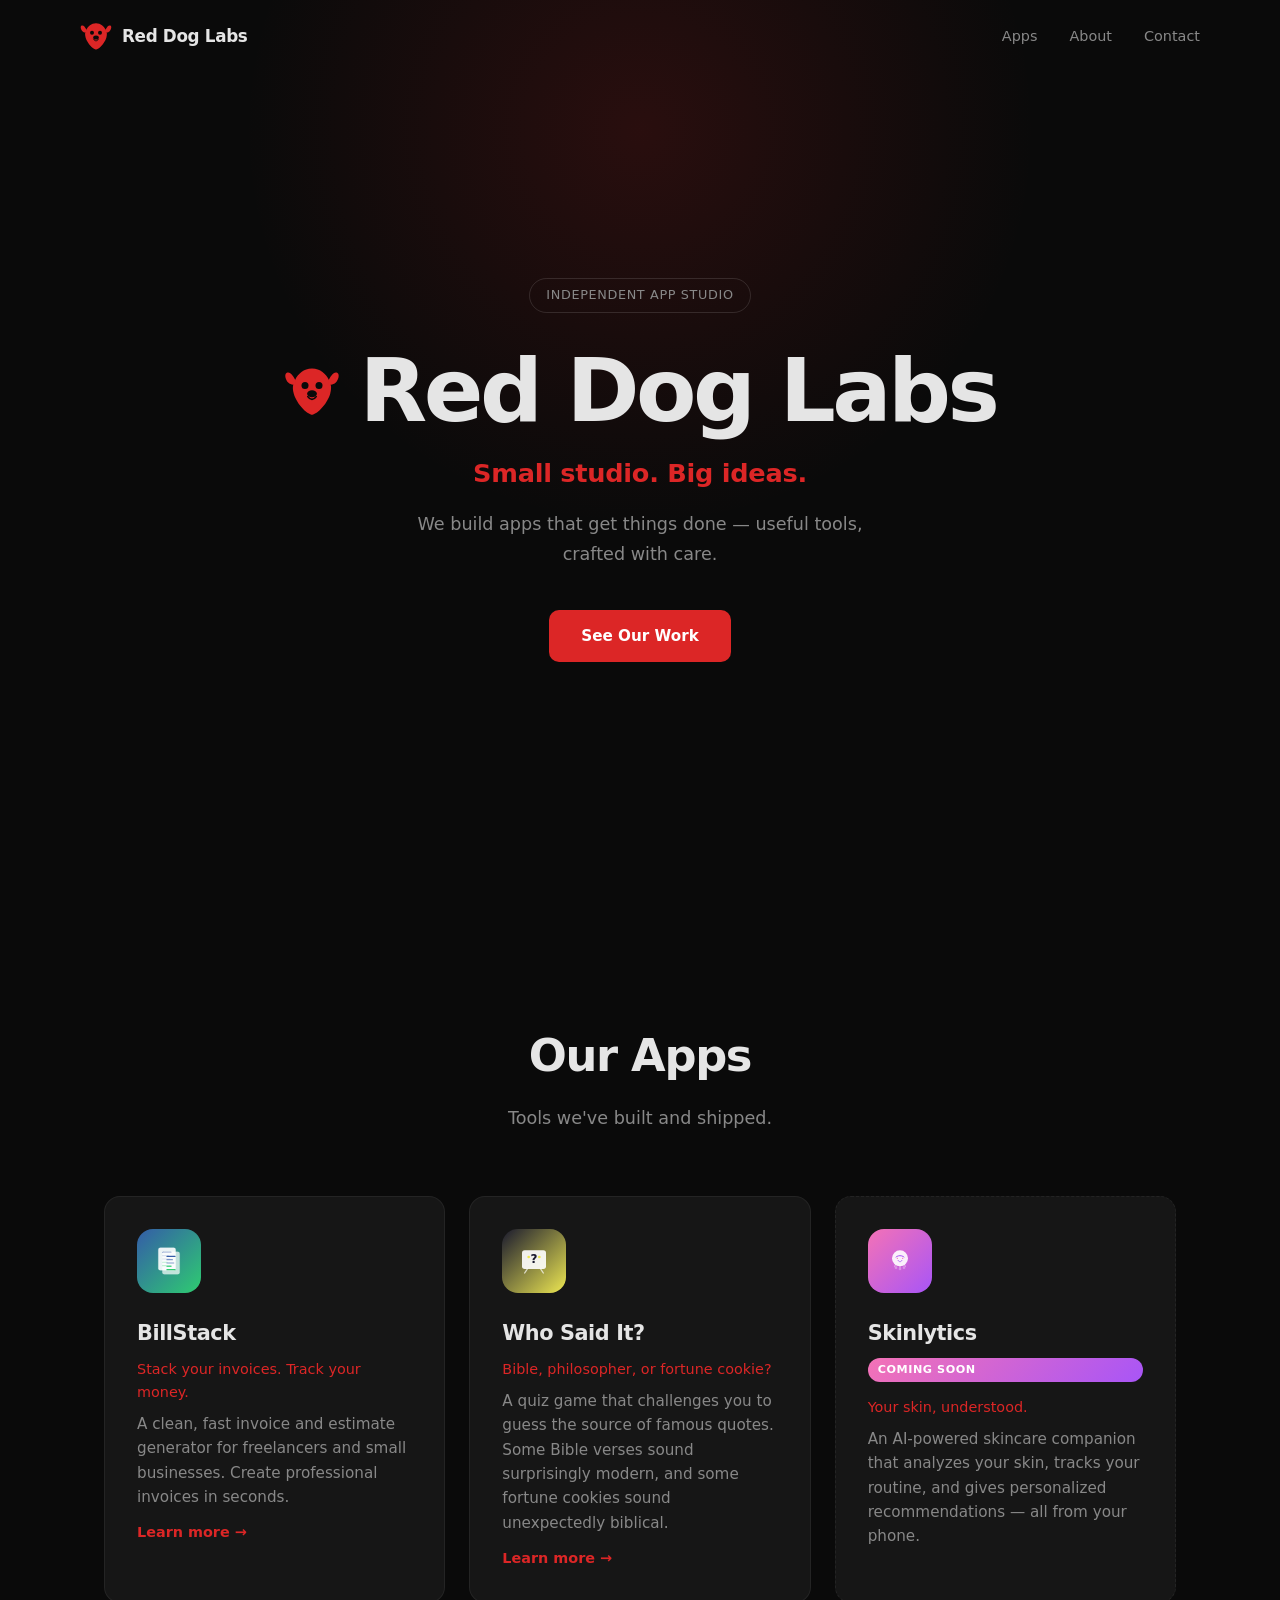
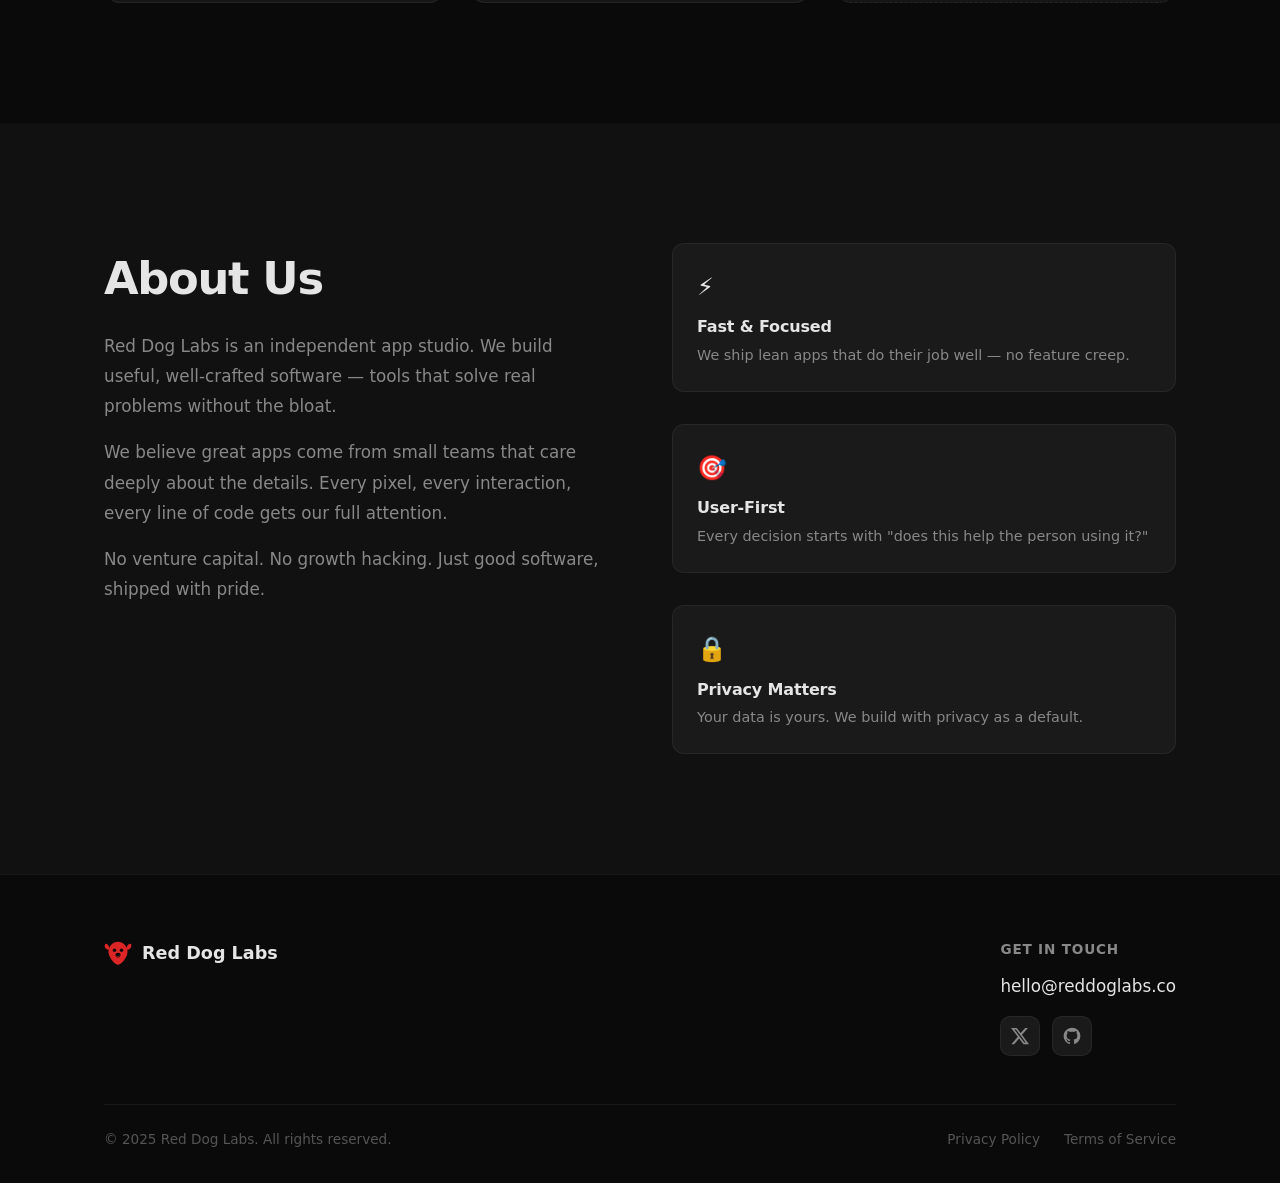
<file: index.html>
<!DOCTYPE html>
<html lang="en">
<head>
  <meta charset="UTF-8">
  <meta name="viewport" content="width=device-width, initial-scale=1.0">
  <title>Red Dog Labs — Small Studio. Big Ideas.</title>
  <meta name="description" content="Red Dog Labs is an indie app studio building useful, well-crafted tools. Home of BillStack and more.">
  <meta name="theme-color" content="#dc2626">
  <link rel="icon" href="favicon.svg" type="image/svg+xml">
  <link rel="stylesheet" href="style.css">
</head>
<body>
  <!-- Nav -->
  <nav class="nav" id="nav">
    <div class="nav-inner">
      <a href="/" class="nav-logo" aria-label="Red Dog Labs home">
        <svg class="nav-logo-icon" viewBox="0 0 40 40" fill="none" xmlns="http://www.w3.org/2000/svg" width="32" height="32">
          <path d="M20 4C14 4 10 8 8 12C6 16 6 18 7 22C8 26 12 32 16 35C18 36.5 20 37 20 37C20 37 22 36.5 24 35C28 32 32 26 33 22C34 18 34 16 32 12C30 8 26 4 20 4Z" fill="#dc2626"/>
          <circle cx="15" cy="16" r="2.5" fill="#0a0a0a"/>
          <circle cx="25" cy="16" r="2.5" fill="#0a0a0a"/>
          <ellipse cx="20" cy="22" rx="3.5" ry="2.5" fill="#0a0a0a"/>
          <path d="M8 12C6 8 4 6 2 7C0 8 1 12 3 14C4.5 15.5 7 16 8 15" fill="#dc2626"/>
          <path d="M32 12C34 8 36 6 38 7C40 8 39 12 37 14C35.5 15.5 33 16 32 15" fill="#dc2626"/>
          <path d="M17 24C18 25.5 19 26 20 26C21 26 22 25.5 23 24" stroke="#0a0a0a" stroke-width="1.2" stroke-linecap="round" fill="none"/>
        </svg>
        <span class="nav-logo-text">Red Dog Labs</span>
      </a>
      <button class="nav-toggle" id="nav-toggle" aria-label="Toggle menu" aria-expanded="false">
        <span></span><span></span><span></span>
      </button>
      <ul class="nav-links" id="nav-links">
        <li><a href="#apps">Apps</a></li>
        <li><a href="#about">About</a></li>
        <li><a href="#contact">Contact</a></li>
      </ul>
    </div>
  </nav>

  <!-- Hero -->
  <section class="hero" id="hero">
    <div class="hero-bg-glow"></div>
    <div class="container hero-content">
      <div class="hero-badge fade-in">Independent App Studio</div>
      <h1 class="hero-title fade-in">
        <svg class="hero-logo" viewBox="0 0 40 40" fill="none" xmlns="http://www.w3.org/2000/svg" width="64" height="64" aria-hidden="true">
          <path d="M20 4C14 4 10 8 8 12C6 16 6 18 7 22C8 26 12 32 16 35C18 36.5 20 37 20 37C20 37 22 36.5 24 35C28 32 32 26 33 22C34 18 34 16 32 12C30 8 26 4 20 4Z" fill="#dc2626"/>
          <circle cx="15" cy="16" r="2.5" fill="#0a0a0a"/>
          <circle cx="25" cy="16" r="2.5" fill="#0a0a0a"/>
          <ellipse cx="20" cy="22" rx="3.5" ry="2.5" fill="#0a0a0a"/>
          <path d="M8 12C6 8 4 6 2 7C0 8 1 12 3 14C4.5 15.5 7 16 8 15" fill="#dc2626"/>
          <path d="M32 12C34 8 36 6 38 7C40 8 39 12 37 14C35.5 15.5 33 16 32 15" fill="#dc2626"/>
          <path d="M17 24C18 25.5 19 26 20 26C21 26 22 25.5 23 24" stroke="#0a0a0a" stroke-width="1.2" stroke-linecap="round" fill="none"/>
        </svg>
        Red Dog Labs
      </h1>
      <p class="hero-tagline fade-in">Small studio. Big ideas.</p>
      <p class="hero-sub fade-in">We build apps that get things done — useful tools, crafted with care.</p>
      <a href="#apps" class="btn btn-primary fade-in">See Our Work</a>
    </div>
  </section>

  <!-- Apps -->
  <section class="section" id="apps">
    <div class="container">
      <div class="section-header fade-in">
        <h2 class="section-title">Our Apps</h2>
        <p class="section-subtitle">Tools we've built and shipped.</p>
      </div>
      <div class="apps-grid">
        <!-- BillStack -->
        <a href="/billstack/" class="app-card fade-in">
          <div class="app-card-icon" style="background: linear-gradient(135deg, #345ca8, #2ecc71);">
            <svg viewBox="0 0 48 48" fill="none" xmlns="http://www.w3.org/2000/svg" width="32" height="32">
              <rect x="8" y="4" width="26" height="34" rx="3" fill="rgba(255,255,255,0.9)" stroke="rgba(255,255,255,0.3)" stroke-width="1"/>
              <rect x="14" y="10" width="14" height="2" rx="1" fill="#345ca8"/>
              <rect x="14" y="15" width="10" height="2" rx="1" fill="#345ca8" opacity="0.6"/>
              <rect x="14" y="20" width="12" height="2" rx="1" fill="#345ca8" opacity="0.4"/>
              <rect x="14" y="25" width="8" height="2" rx="1" fill="#2ecc71" opacity="0.8"/>
              <rect x="14" y="30" width="14" height="2" rx="1" fill="#2ecc71"/>
              <rect x="14" y="10" width="26" height="34" rx="3" fill="rgba(255,255,255,0.7)" stroke="rgba(255,255,255,0.2)" stroke-width="1"/>
              <rect x="20" y="16" width="14" height="2" rx="1" fill="#345ca8"/>
              <rect x="20" y="21" width="10" height="2" rx="1" fill="#345ca8" opacity="0.6"/>
              <rect x="20" y="26" width="12" height="2" rx="1" fill="#345ca8" opacity="0.4"/>
              <rect x="20" y="31" width="8" height="2" rx="1" fill="#2ecc71" opacity="0.8"/>
              <rect x="20" y="36" width="14" height="2" rx="1" fill="#2ecc71"/>
            </svg>
          </div>
          <div class="app-card-body">
            <h3 class="app-card-name">BillStack</h3>
            <p class="app-card-tagline">Stack your invoices. Track your money.</p>
            <p class="app-card-desc">A clean, fast invoice and estimate generator for freelancers and small businesses. Create professional invoices in seconds.</p>
            <span class="app-card-link">Learn more →</span>
          </div>
        </a>

        <!-- Who Said It? -->
        <a href="/who-said-it/" class="app-card fade-in">
          <div class="app-card-icon" style="background: linear-gradient(135deg, #1a1a2e, #eee852);">
            <svg viewBox="0 0 48 48" fill="none" xmlns="http://www.w3.org/2000/svg" width="32" height="32">
              <rect x="6" y="8" width="36" height="28" rx="4" fill="rgba(255,255,255,0.9)"/>
              <text x="24" y="27" text-anchor="middle" font-size="18" font-weight="bold" fill="#1a1a2e">?</text>
              <path d="M14 36L10 42" stroke="rgba(255,255,255,0.7)" stroke-width="2" stroke-linecap="round"/>
              <path d="M34 36L38 42" stroke="rgba(255,255,255,0.7)" stroke-width="2" stroke-linecap="round"/>
              <circle cx="16" cy="18" r="2" fill="#eee852"/>
              <circle cx="32" cy="18" r="2" fill="#eee852"/>
            </svg>
          </div>
          <div class="app-card-body">
            <h3 class="app-card-name">Who Said It?</h3>
            <p class="app-card-tagline">Bible, philosopher, or fortune cookie?</p>
            <p class="app-card-desc">A quiz game that challenges you to guess the source of famous quotes. Some Bible verses sound surprisingly modern, and some fortune cookies sound unexpectedly biblical.</p>
            <span class="app-card-link">Learn more →</span>
          </div>
        </a>

        <!-- Skinlytics -->
        <div class="app-card app-card--soon fade-in">
          <div class="app-card-icon" style="background: linear-gradient(135deg, #f472b6, #a855f7);">
            <svg viewBox="0 0 48 48" fill="none" xmlns="http://www.w3.org/2000/svg" width="32" height="32">
              <circle cx="24" cy="20" r="12" fill="rgba(255,255,255,0.9)"/>
              <path d="M18 18C18 18 20 16 24 16C28 16 30 18 30 18" stroke="#a855f7" stroke-width="1.5" stroke-linecap="round" fill="none"/>
              <circle cx="20" cy="20" r="1" fill="#f472b6"/>
              <circle cx="28" cy="20" r="1" fill="#f472b6"/>
              <path d="M21 23C22 24.5 23 25 24 25C25 25 26 24.5 27 23" stroke="#a855f7" stroke-width="1.2" stroke-linecap="round" fill="none"/>
              <path d="M16 32L18 28" stroke="rgba(255,255,255,0.5)" stroke-width="1.5" stroke-linecap="round"/>
              <path d="M32 32L30 28" stroke="rgba(255,255,255,0.5)" stroke-width="1.5" stroke-linecap="round"/>
              <path d="M24 34L24 30" stroke="rgba(255,255,255,0.5)" stroke-width="1.5" stroke-linecap="round"/>
              <circle cx="18" cy="34" r="2" fill="rgba(255,255,255,0.3)"/>
              <circle cx="30" cy="34" r="2" fill="rgba(255,255,255,0.3)"/>
              <circle cx="24" cy="36" r="2" fill="rgba(255,255,255,0.3)"/>
            </svg>
          </div>
          <div class="app-card-body">
            <h3 class="app-card-name">Skinlytics</h3>
            <span class="app-card-badge">Coming Soon</span>
            <p class="app-card-tagline">Your skin, understood.</p>
            <p class="app-card-desc">An AI-powered skincare companion that analyzes your skin, tracks your routine, and gives personalized recommendations — all from your phone.</p>
          </div>
        </div>
      </div>
    </div>
  </section>

  <!-- About -->
  <section class="section section--alt" id="about">
    <div class="container">
      <div class="about-layout fade-in">
        <div class="about-content">
          <h2 class="section-title">About Us</h2>
          <p>Red Dog Labs is an independent app studio. We build useful, well-crafted software — tools that solve real problems without the bloat.</p>
          <p>We believe great apps come from small teams that care deeply about the details. Every pixel, every interaction, every line of code gets our full attention.</p>
          <p>No venture capital. No growth hacking. Just good software, shipped with pride.</p>
        </div>
        <div class="about-values">
          <div class="value-item">
            <div class="value-icon">⚡</div>
            <h4>Fast & Focused</h4>
            <p>We ship lean apps that do their job well — no feature creep.</p>
          </div>
          <div class="value-item">
            <div class="value-icon">🎯</div>
            <h4>User-First</h4>
            <p>Every decision starts with "does this help the person using it?"</p>
          </div>
          <div class="value-item">
            <div class="value-icon">🔒</div>
            <h4>Privacy Matters</h4>
            <p>Your data is yours. We build with privacy as a default.</p>
          </div>
        </div>
      </div>
    </div>
  </section>

  <!-- Contact / Footer -->
  <footer class="footer" id="contact">
    <div class="container">
      <div class="footer-top fade-in">
        <div class="footer-brand">
          <svg class="footer-logo" viewBox="0 0 40 40" fill="none" xmlns="http://www.w3.org/2000/svg" width="28" height="28">
            <path d="M20 4C14 4 10 8 8 12C6 16 6 18 7 22C8 26 12 32 16 35C18 36.5 20 37 20 37C20 37 22 36.5 24 35C28 32 32 26 33 22C34 18 34 16 32 12C30 8 26 4 20 4Z" fill="#dc2626"/>
            <circle cx="15" cy="16" r="2.5" fill="#0a0a0a"/>
            <circle cx="25" cy="16" r="2.5" fill="#0a0a0a"/>
            <ellipse cx="20" cy="22" rx="3.5" ry="2.5" fill="#0a0a0a"/>
            <path d="M8 12C6 8 4 6 2 7C0 8 1 12 3 14C4.5 15.5 7 16 8 15" fill="#dc2626"/>
            <path d="M32 12C34 8 36 6 38 7C40 8 39 12 37 14C35.5 15.5 33 16 32 15" fill="#dc2626"/>
            <path d="M17 24C18 25.5 19 26 20 26C21 26 22 25.5 23 24" stroke="#0a0a0a" stroke-width="1.2" stroke-linecap="round" fill="none"/>
          </svg>
          <span>Red Dog Labs</span>
        </div>
        <div class="footer-contact">
          <h3>Get in Touch</h3>
          <a href="mailto:hello@reddoglabs.co" class="footer-email">hello@reddoglabs.co</a>
          <div class="footer-socials">
            <a href="#" aria-label="Twitter / X" class="social-link">
              <svg viewBox="0 0 24 24" fill="currentColor" width="20" height="20"><path d="M18.244 2.25h3.308l-7.227 8.26 8.502 11.24H16.17l-5.214-6.817L4.99 21.75H1.68l7.73-8.835L1.254 2.25H8.08l4.713 6.231zm-1.161 17.52h1.833L7.084 4.126H5.117z"/></svg>
            </a>
            <a href="#" aria-label="GitHub" class="social-link">
              <svg viewBox="0 0 24 24" fill="currentColor" width="20" height="20"><path d="M12 2C6.477 2 2 6.477 2 12c0 4.42 2.87 8.17 6.84 9.5.5.08.66-.23.66-.5v-1.69c-2.77.6-3.36-1.34-3.36-1.34-.46-1.16-1.11-1.47-1.11-1.47-.91-.62.07-.6.07-.6 1 .07 1.53 1.03 1.53 1.03.87 1.52 2.34 1.07 2.91.83.09-.65.35-1.09.63-1.34-2.22-.25-4.55-1.11-4.55-4.92 0-1.11.38-2 1.03-2.71-.1-.25-.45-1.29.1-2.64 0 0 .84-.27 2.75 1.02.79-.22 1.65-.33 2.5-.33.85 0 1.71.11 2.5.33 1.91-1.29 2.75-1.02 2.75-1.02.55 1.35.2 2.39.1 2.64.65.71 1.03 1.6 1.03 2.71 0 3.82-2.34 4.66-4.57 4.91.36.31.69.92.69 1.85V21c0 .27.16.59.67.5C19.14 20.16 22 16.42 22 12A10 10 0 0012 2z"/></svg>
            </a>
          </div>
        </div>
      </div>
      <div class="footer-bottom">
        <p>&copy; 2025 Red Dog Labs. All rights reserved.</p>
        <div class="footer-legal">
          <a href="privacy.html">Privacy Policy</a>
          <a href="terms.html">Terms of Service</a>
        </div>
      </div>
    </div>
  </footer>

  <script src="main.js"></script>
</body>
</html>
</file>
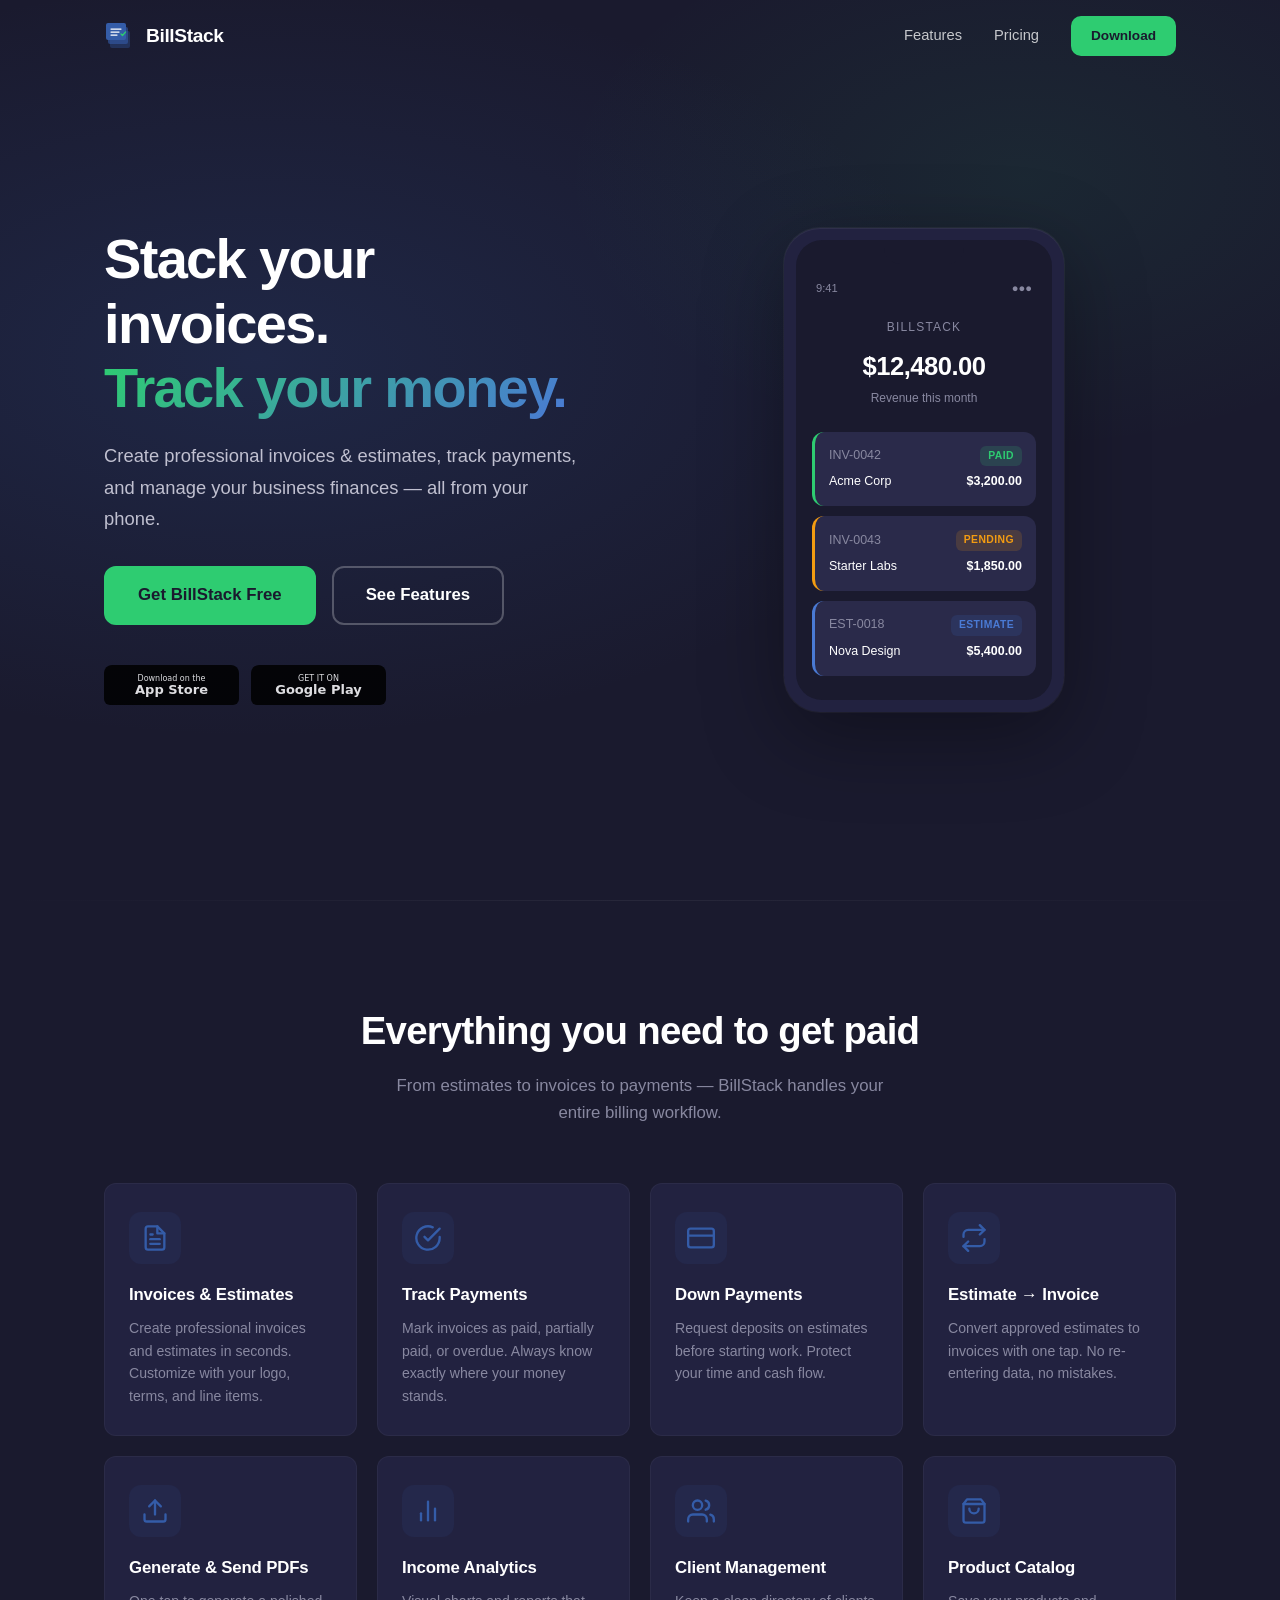
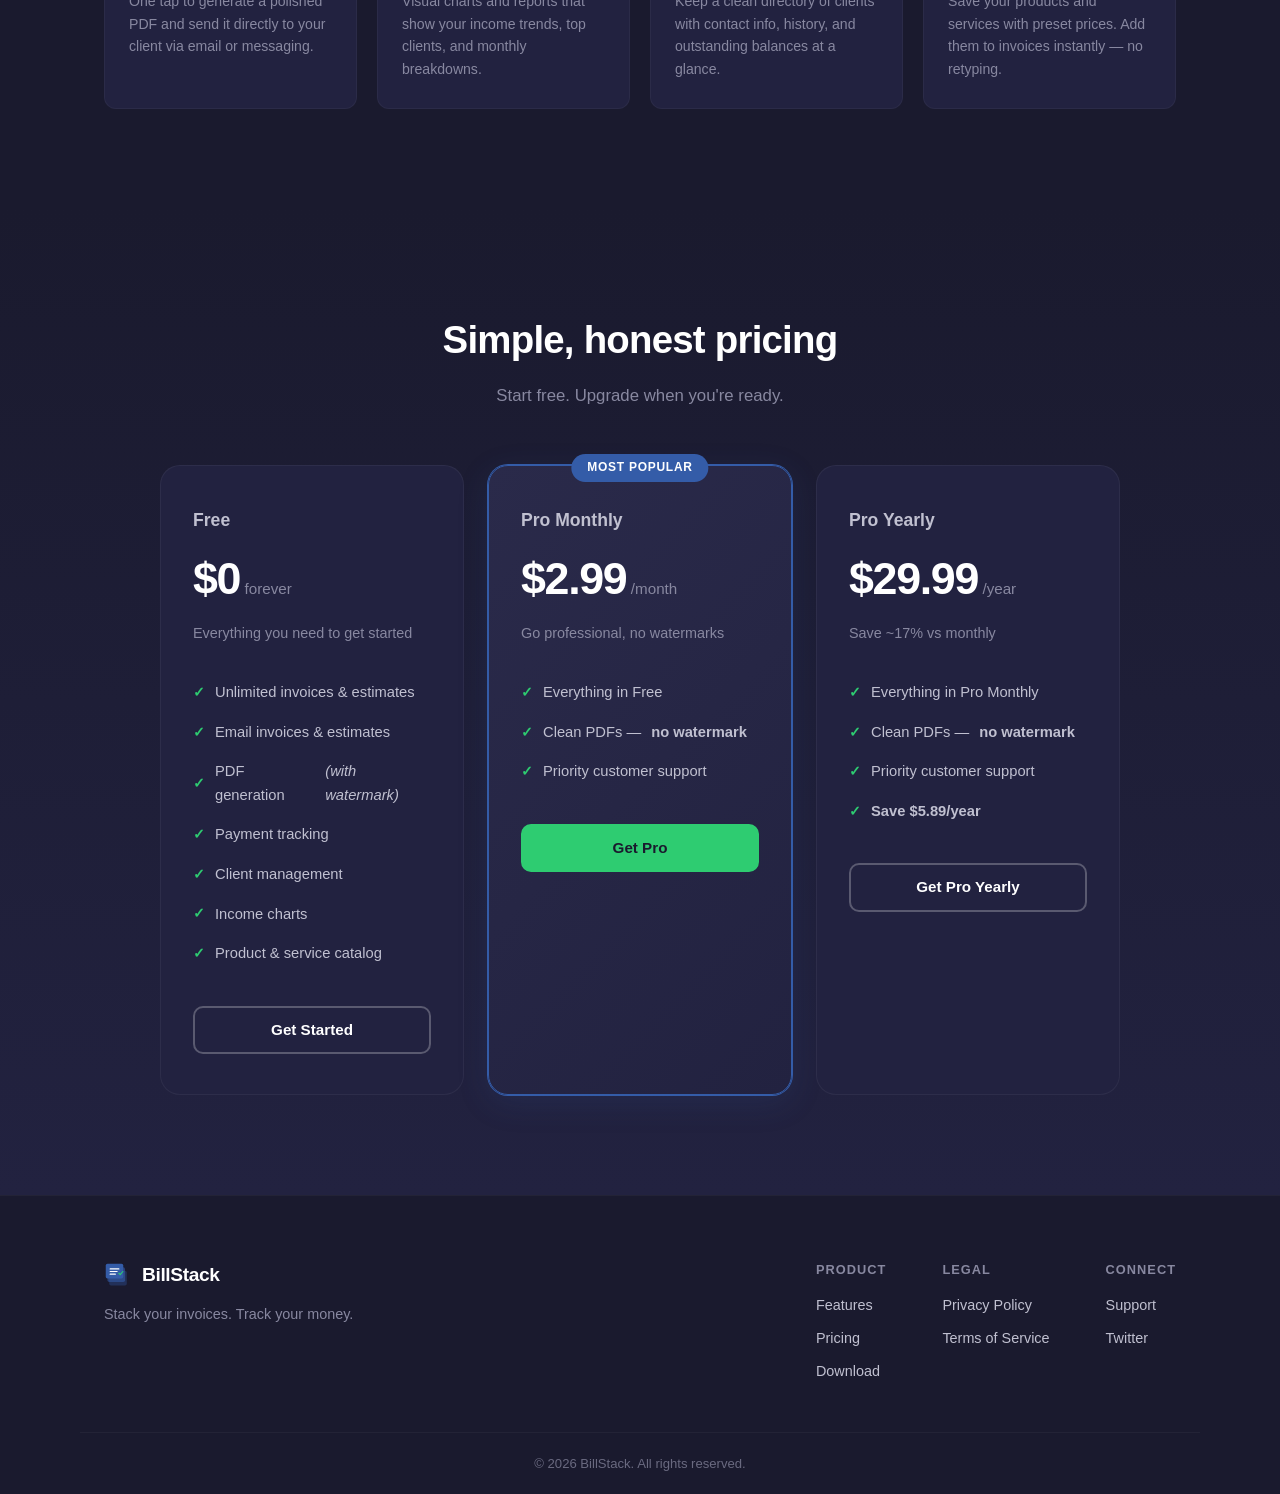
<file: billstack/index.html>
<!DOCTYPE html>
<html lang="en">
<head>
  <meta charset="UTF-8">
  <meta name="viewport" content="width=device-width, initial-scale=1.0">
  <title>BillStack — Stack your invoices. Track your money.</title>
  <meta name="description" content="BillStack is the easiest way to create invoices, estimates, and track payments from your phone. Professional PDFs, income analytics, and client management — all in one app.">
  <meta name="theme-color" content="#1a1a2e">
  <link rel="icon" type="image/svg+xml" href="favicon.svg">
  <link rel="stylesheet" href="styles.css">
</head>
<body>

  <!-- Nav -->
  <nav class="nav" id="nav">
    <div class="container nav__inner">
      <a href="/billstack/" class="nav__logo" aria-label="BillStack home">
        <svg class="nav__logo-icon" width="32" height="32" viewBox="0 0 64 64" fill="none" xmlns="http://www.w3.org/2000/svg">
          <rect x="12" y="22" width="40" height="34" rx="4" fill="#345ca8" opacity="0.35"/>
          <rect x="8" y="14" width="40" height="34" rx="4" fill="#345ca8" opacity="0.6"/>
          <rect x="4" y="6" width="40" height="34" rx="4" fill="#345ca8"/>
          <path d="M14 18h20M14 24h16M14 30h12" stroke="#fff" stroke-width="2.5" stroke-linecap="round"/>
          <path d="M34 28l3 3 6-7" stroke="#2ecc71" stroke-width="2.5" stroke-linecap="round" stroke-linejoin="round"/>
        </svg>
        <span class="nav__logo-text">BillStack</span>
      </a>
      <div class="nav__links" id="navLinks">
        <a href="#features">Features</a>
        <a href="#pricing">Pricing</a>
        <a href="#download" class="btn btn--small btn--accent">Download</a>
      </div>
      <button class="nav__toggle" id="navToggle" aria-label="Toggle menu">
        <span></span><span></span><span></span>
      </button>
    </div>
  </nav>

  <!-- Hero -->
  <section class="hero">
    <div class="hero__bg"></div>
    <div class="container hero__inner">
      <div class="hero__content">
        <h1 class="hero__title">Stack your invoices.<br><span class="hero__title--accent">Track your money.</span></h1>
        <p class="hero__subtitle">Create professional invoices &amp; estimates, track payments, and manage your business finances — all from your phone.</p>
        <div class="hero__cta">
          <a href="#download" class="btn btn--accent btn--large">Get BillStack Free</a>
          <a href="#features" class="btn btn--outline btn--large">See Features</a>
        </div>
        <div class="hero__badges" id="download">
          <a href="#" class="badge" aria-label="Download on the App Store">
            <svg width="135" height="40" viewBox="0 0 135 40" fill="none" xmlns="http://www.w3.org/2000/svg">
              <rect width="135" height="40" rx="6" fill="#000"/>
              <text x="67.5" y="16" text-anchor="middle" fill="#fff" font-size="8" font-family="system-ui, sans-serif">Download on the</text>
              <text x="67.5" y="29" text-anchor="middle" fill="#fff" font-size="13" font-weight="600" font-family="system-ui, sans-serif">App Store</text>
            </svg>
          </a>
          <a href="#" class="badge" aria-label="Get it on Google Play">
            <svg width="135" height="40" viewBox="0 0 135 40" fill="none" xmlns="http://www.w3.org/2000/svg">
              <rect width="135" height="40" rx="6" fill="#000"/>
              <text x="67.5" y="16" text-anchor="middle" fill="#fff" font-size="8" font-family="system-ui, sans-serif">GET IT ON</text>
              <text x="67.5" y="29" text-anchor="middle" fill="#fff" font-size="13" font-weight="600" font-family="system-ui, sans-serif">Google Play</text>
            </svg>
          </a>
        </div>
      </div>
      <div class="hero__visual">
        <div class="hero__phone">
          <div class="phone-mock">
            <div class="phone-mock__screen">
              <div class="phone-mock__status-bar">
                <span>9:41</span>
                <span>●●●</span>
              </div>
              <div class="phone-mock__header">
                <span class="phone-mock__app-name">BillStack</span>
                <span class="phone-mock__balance">$12,480.00</span>
                <span class="phone-mock__label">Revenue this month</span>
              </div>
              <div class="phone-mock__cards">
                <div class="phone-mock__card phone-mock__card--paid">
                  <div class="phone-mock__card-row">
                    <span>INV-0042</span>
                    <span class="phone-mock__tag phone-mock__tag--paid">Paid</span>
                  </div>
                  <div class="phone-mock__card-row">
                    <span class="phone-mock__client">Acme Corp</span>
                    <span class="phone-mock__amount">$3,200.00</span>
                  </div>
                </div>
                <div class="phone-mock__card phone-mock__card--pending">
                  <div class="phone-mock__card-row">
                    <span>INV-0043</span>
                    <span class="phone-mock__tag phone-mock__tag--pending">Pending</span>
                  </div>
                  <div class="phone-mock__card-row">
                    <span class="phone-mock__client">Starter Labs</span>
                    <span class="phone-mock__amount">$1,850.00</span>
                  </div>
                </div>
                <div class="phone-mock__card phone-mock__card--estimate">
                  <div class="phone-mock__card-row">
                    <span>EST-0018</span>
                    <span class="phone-mock__tag phone-mock__tag--estimate">Estimate</span>
                  </div>
                  <div class="phone-mock__card-row">
                    <span class="phone-mock__client">Nova Design</span>
                    <span class="phone-mock__amount">$5,400.00</span>
                  </div>
                </div>
              </div>
            </div>
          </div>
        </div>
      </div>
    </div>
  </section>

  <!-- Features -->
  <section class="features" id="features">
    <div class="container">
      <div class="section-header">
        <h2 class="section-header__title">Everything you need to get paid</h2>
        <p class="section-header__subtitle">From estimates to invoices to payments — BillStack handles your entire billing workflow.</p>
      </div>
      <div class="features__grid">
        <div class="feature-card">
          <div class="feature-card__icon">
            <svg width="28" height="28" viewBox="0 0 24 24" fill="none" stroke="#345ca8" stroke-width="2" stroke-linecap="round" stroke-linejoin="round"><path d="M14 2H6a2 2 0 0 0-2 2v16a2 2 0 0 0 2 2h12a2 2 0 0 0 2-2V8z"/><polyline points="14 2 14 8 20 8"/><line x1="16" y1="13" x2="8" y2="13"/><line x1="16" y1="17" x2="8" y2="17"/><polyline points="10 9 9 9 8 9"/></svg>
          </div>
          <h3 class="feature-card__title">Invoices &amp; Estimates</h3>
          <p class="feature-card__desc">Create professional invoices and estimates in seconds. Customize with your logo, terms, and line items.</p>
        </div>
        <div class="feature-card">
          <div class="feature-card__icon">
            <svg width="28" height="28" viewBox="0 0 24 24" fill="none" stroke="#345ca8" stroke-width="2" stroke-linecap="round" stroke-linejoin="round"><path d="M22 11.08V12a10 10 0 1 1-5.93-9.14"/><polyline points="22 4 12 14.01 9 11.01"/></svg>
          </div>
          <h3 class="feature-card__title">Track Payments</h3>
          <p class="feature-card__desc">Mark invoices as paid, partially paid, or overdue. Always know exactly where your money stands.</p>
        </div>
        <div class="feature-card">
          <div class="feature-card__icon">
            <svg width="28" height="28" viewBox="0 0 24 24" fill="none" stroke="#345ca8" stroke-width="2" stroke-linecap="round" stroke-linejoin="round"><rect x="1" y="4" width="22" height="16" rx="2" ry="2"/><line x1="1" y1="10" x2="23" y2="10"/></svg>
          </div>
          <h3 class="feature-card__title">Down Payments</h3>
          <p class="feature-card__desc">Request deposits on estimates before starting work. Protect your time and cash flow.</p>
        </div>
        <div class="feature-card">
          <div class="feature-card__icon">
            <svg width="28" height="28" viewBox="0 0 24 24" fill="none" stroke="#345ca8" stroke-width="2" stroke-linecap="round" stroke-linejoin="round"><polyline points="17 1 21 5 17 9"/><path d="M3 11V9a4 4 0 0 1 4-4h14"/><polyline points="7 23 3 19 7 15"/><path d="M21 13v2a4 4 0 0 1-4 4H3"/></svg>
          </div>
          <h3 class="feature-card__title">Estimate → Invoice</h3>
          <p class="feature-card__desc">Convert approved estimates to invoices with one tap. No re-entering data, no mistakes.</p>
        </div>
        <div class="feature-card">
          <div class="feature-card__icon">
            <svg width="28" height="28" viewBox="0 0 24 24" fill="none" stroke="#345ca8" stroke-width="2" stroke-linecap="round" stroke-linejoin="round"><path d="M21 15v4a2 2 0 0 1-2 2H5a2 2 0 0 1-2-2v-4"/><polyline points="17 8 12 3 7 8"/><line x1="12" y1="3" x2="12" y2="15"/></svg>
          </div>
          <h3 class="feature-card__title">Generate &amp; Send PDFs</h3>
          <p class="feature-card__desc">One tap to generate a polished PDF and send it directly to your client via email or messaging.</p>
        </div>
        <div class="feature-card">
          <div class="feature-card__icon">
            <svg width="28" height="28" viewBox="0 0 24 24" fill="none" stroke="#345ca8" stroke-width="2" stroke-linecap="round" stroke-linejoin="round"><line x1="18" y1="20" x2="18" y2="10"/><line x1="12" y1="20" x2="12" y2="4"/><line x1="6" y1="20" x2="6" y2="14"/></svg>
          </div>
          <h3 class="feature-card__title">Income Analytics</h3>
          <p class="feature-card__desc">Visual charts and reports that show your income trends, top clients, and monthly breakdowns.</p>
        </div>
        <div class="feature-card">
          <div class="feature-card__icon">
            <svg width="28" height="28" viewBox="0 0 24 24" fill="none" stroke="#345ca8" stroke-width="2" stroke-linecap="round" stroke-linejoin="round"><path d="M17 21v-2a4 4 0 0 0-4-4H5a4 4 0 0 0-4 4v2"/><circle cx="9" cy="7" r="4"/><path d="M23 21v-2a4 4 0 0 0-3-3.87"/><path d="M16 3.13a4 4 0 0 1 0 7.75"/></svg>
          </div>
          <h3 class="feature-card__title">Client Management</h3>
          <p class="feature-card__desc">Keep a clean directory of clients with contact info, history, and outstanding balances at a glance.</p>
        </div>
        <div class="feature-card">
          <div class="feature-card__icon">
            <svg width="28" height="28" viewBox="0 0 24 24" fill="none" stroke="#345ca8" stroke-width="2" stroke-linecap="round" stroke-linejoin="round"><path d="M6 2L3 6v14a2 2 0 0 0 2 2h14a2 2 0 0 0 2-2V6l-3-4z"/><line x1="3" y1="6" x2="21" y2="6"/><path d="M16 10a4 4 0 0 1-8 0"/></svg>
          </div>
          <h3 class="feature-card__title">Product Catalog</h3>
          <p class="feature-card__desc">Save your products and services with preset prices. Add them to invoices instantly — no retyping.</p>
        </div>
      </div>
    </div>
  </section>

  <!-- Pricing -->
  <section class="pricing" id="pricing">
    <div class="container">
      <div class="section-header">
        <h2 class="section-header__title">Simple, honest pricing</h2>
        <p class="section-header__subtitle">Start free. Upgrade when you're ready.</p>
      </div>
      <div class="pricing__grid">
        <div class="pricing-card">
          <div class="pricing-card__header">
            <h3 class="pricing-card__name">Free</h3>
            <div class="pricing-card__price">
              <span class="pricing-card__amount">$0</span>
              <span class="pricing-card__period">forever</span>
            </div>
            <p class="pricing-card__desc">Everything you need to get started</p>
          </div>
          <ul class="pricing-card__features">
            <li>Unlimited invoices &amp; estimates</li>
            <li>Email invoices &amp; estimates</li>
            <li>PDF generation <em>(with watermark)</em></li>
            <li>Payment tracking</li>
            <li>Client management</li>
            <li>Income charts</li>
            <li>Product &amp; service catalog</li>
          </ul>
          <a href="#download" class="btn btn--outline btn--block">Get Started</a>
        </div>
        <div class="pricing-card pricing-card--featured">
          <div class="pricing-card__badge">Most Popular</div>
          <div class="pricing-card__header">
            <h3 class="pricing-card__name">Pro Monthly</h3>
            <div class="pricing-card__price">
              <span class="pricing-card__amount">$2.99</span>
              <span class="pricing-card__period">/month</span>
            </div>
            <p class="pricing-card__desc">Go professional, no watermarks</p>
          </div>
          <ul class="pricing-card__features">
            <li>Everything in Free</li>
            <li>Clean PDFs — <strong>no watermark</strong></li>
            <li>Priority customer support</li>
          </ul>
          <a href="#download" class="btn btn--accent btn--block">Get Pro</a>
        </div>
        <div class="pricing-card">
          <div class="pricing-card__header">
            <h3 class="pricing-card__name">Pro Yearly</h3>
            <div class="pricing-card__price">
              <span class="pricing-card__amount">$29.99</span>
              <span class="pricing-card__period">/year</span>
            </div>
            <p class="pricing-card__desc">Save ~17% vs monthly</p>
          </div>
          <ul class="pricing-card__features">
            <li>Everything in Pro Monthly</li>
            <li>Clean PDFs — <strong>no watermark</strong></li>
            <li>Priority customer support</li>
            <li><strong>Save $5.89/year</strong></li>
          </ul>
          <a href="#download" class="btn btn--outline btn--block">Get Pro Yearly</a>
        </div>
      </div>
    </div>
  </section>

  <!-- Footer -->
  <footer class="footer">
    <div class="container footer__inner">
      <div class="footer__brand">
        <a href="/billstack/" class="nav__logo" aria-label="BillStack home">
          <svg class="nav__logo-icon" width="28" height="28" viewBox="0 0 64 64" fill="none" xmlns="http://www.w3.org/2000/svg">
            <rect x="12" y="22" width="40" height="34" rx="4" fill="#345ca8" opacity="0.35"/>
            <rect x="8" y="14" width="40" height="34" rx="4" fill="#345ca8" opacity="0.6"/>
            <rect x="4" y="6" width="40" height="34" rx="4" fill="#345ca8"/>
            <path d="M14 18h20M14 24h16M14 30h12" stroke="#fff" stroke-width="2.5" stroke-linecap="round"/>
            <path d="M34 28l3 3 6-7" stroke="#2ecc71" stroke-width="2.5" stroke-linecap="round" stroke-linejoin="round"/>
          </svg>
          <span class="nav__logo-text">BillStack</span>
        </a>
        <p class="footer__tagline">Stack your invoices. Track your money.</p>
      </div>
      <div class="footer__links">
        <div class="footer__col">
          <h4>Product</h4>
          <a href="#features">Features</a>
          <a href="#pricing">Pricing</a>
          <a href="#download">Download</a>
        </div>
        <div class="footer__col">
          <h4>Legal</h4>
          <a href="/billstack/privacy.html">Privacy Policy</a>
          <a href="/billstack/terms.html">Terms of Service</a>
        </div>
        <div class="footer__col">
          <h4>Connect</h4>
          <a href="mailto:hello@reddoglabs.co">Support</a>
          <a href="#">Twitter</a>
        </div>
      </div>
    </div>
    <div class="container footer__bottom">
      <p>&copy; 2026 BillStack. All rights reserved.</p>
    </div>
  </footer>

  <script src="main.js"></script>
</body>
</html>
</file>
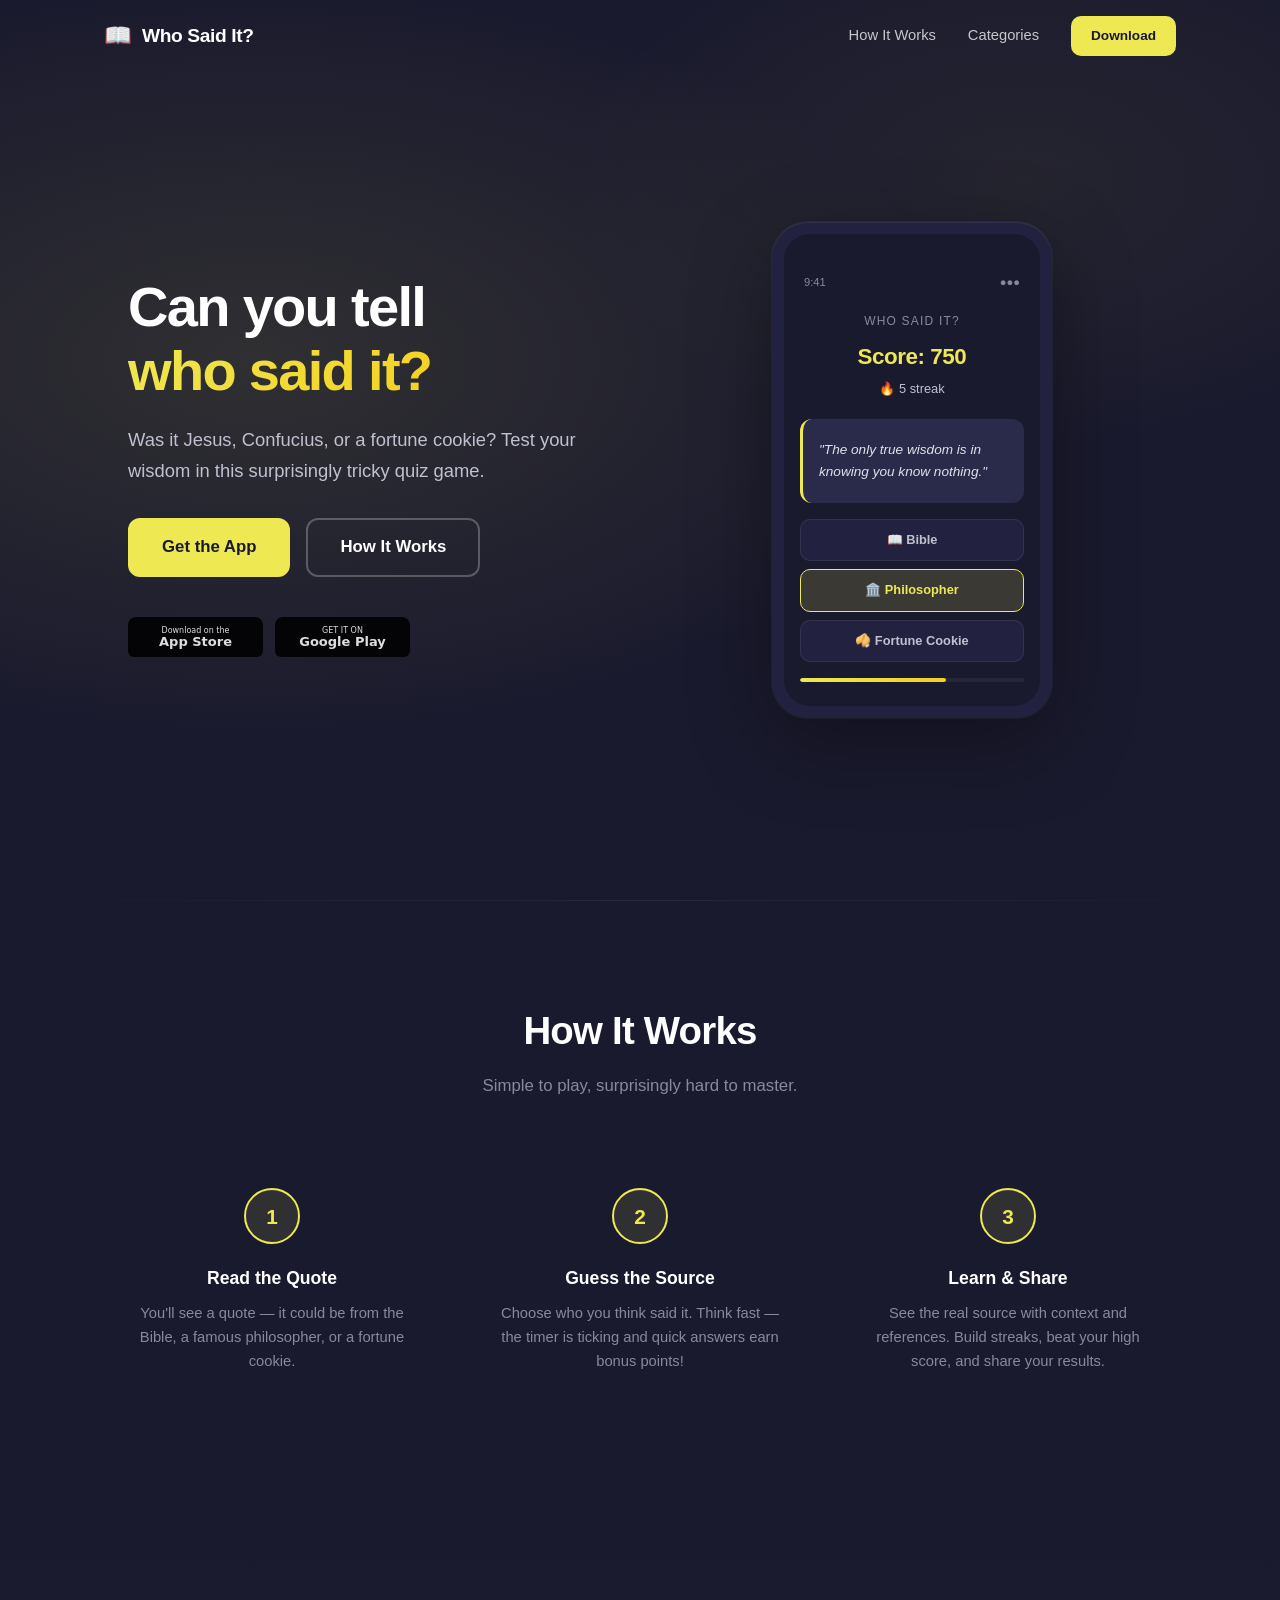
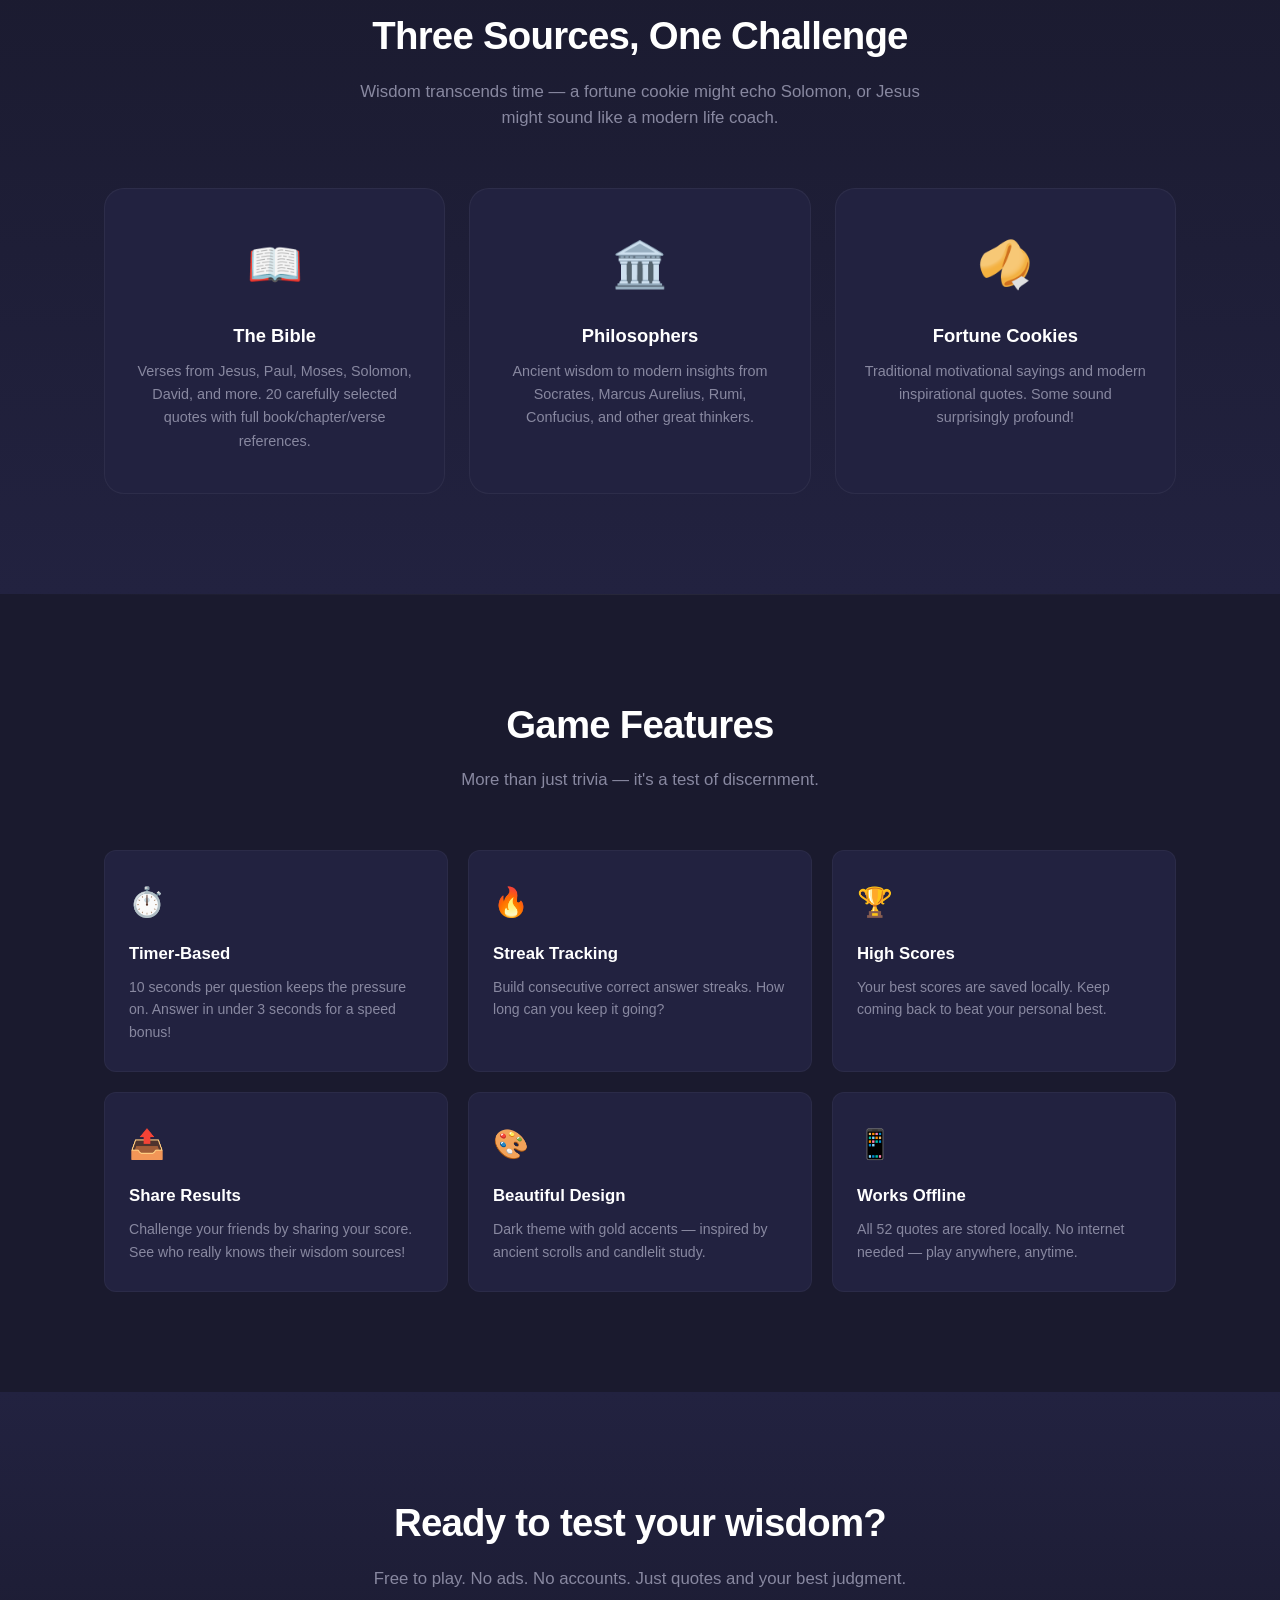
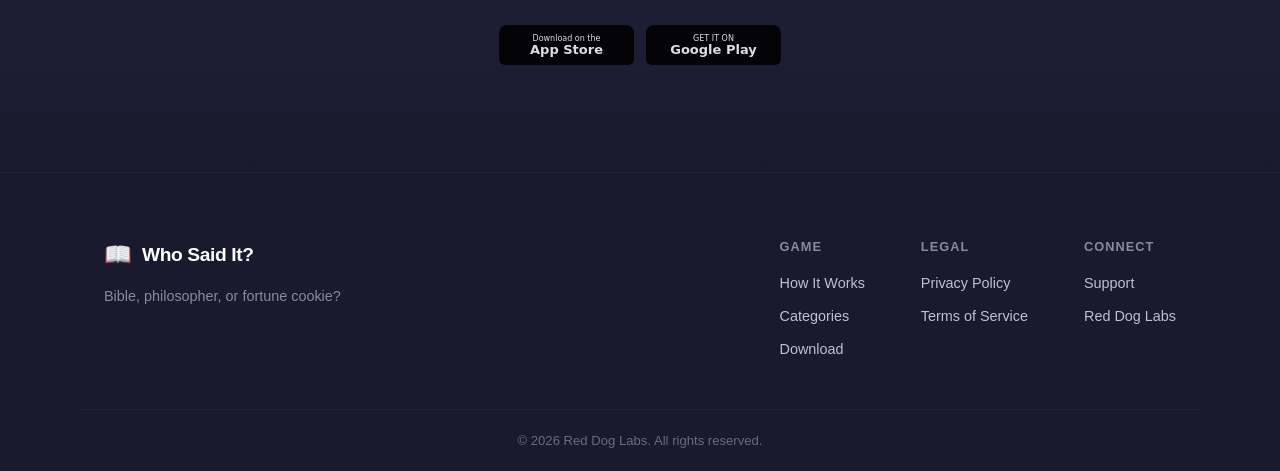
<file: who-said-it/index.html>
<!DOCTYPE html>
<html lang="en">
<head>
  <meta charset="UTF-8">
  <meta name="viewport" content="width=device-width, initial-scale=1.0">
  <title>Who Said It? — Bible, Philosopher, or Fortune Cookie?</title>
  <meta name="description" content="A fun quiz game that challenges you to guess whether a quote came from the Bible, a famous philosopher, or a fortune cookie. Can you tell the difference?">
  <meta name="theme-color" content="#1a1a2e">
  <link rel="icon" type="image/svg+xml" href="favicon.svg">
  <link rel="stylesheet" href="styles.css">
</head>
<body>

  <!-- Nav -->
  <nav class="nav" id="nav">
    <div class="container nav__inner">
      <a href="/who-said-it/" class="nav__logo" aria-label="Who Said It? home">
        <span class="nav__logo-icon">📖</span>
        <span class="nav__logo-text">Who Said It?</span>
      </a>
      <div class="nav__links" id="navLinks">
        <a href="#how-it-works">How It Works</a>
        <a href="#categories">Categories</a>
        <a href="#download" class="btn btn--small btn--accent">Download</a>
      </div>
      <button class="nav__toggle" id="navToggle" aria-label="Toggle menu">
        <span></span><span></span><span></span>
      </button>
    </div>
  </nav>

  <!-- Hero -->
  <section class="hero">
    <div class="hero__bg"></div>
    <div class="container hero__inner">
      <div class="hero__content">
        <h1 class="hero__title">Can you tell <br><span class="hero__title--accent">who said it?</span></h1>
        <p class="hero__subtitle">Was it Jesus, Confucius, or a fortune cookie? Test your wisdom in this surprisingly tricky quiz game.</p>
        <div class="hero__cta">
          <a href="#download" class="btn btn--accent btn--large">Get the App</a>
          <a href="#how-it-works" class="btn btn--outline btn--large">How It Works</a>
        </div>
        <div class="hero__badges" id="download">
          <a href="#" class="badge" aria-label="Download on the App Store">
            <svg width="135" height="40" viewBox="0 0 135 40" fill="none" xmlns="http://www.w3.org/2000/svg">
              <rect width="135" height="40" rx="6" fill="#000"/>
              <text x="67.5" y="16" text-anchor="middle" fill="#fff" font-size="8" font-family="system-ui, sans-serif">Download on the</text>
              <text x="67.5" y="29" text-anchor="middle" fill="#fff" font-size="13" font-weight="600" font-family="system-ui, sans-serif">App Store</text>
            </svg>
          </a>
          <a href="#" class="badge" aria-label="Get it on Google Play">
            <svg width="135" height="40" viewBox="0 0 135 40" fill="none" xmlns="http://www.w3.org/2000/svg">
              <rect width="135" height="40" rx="6" fill="#000"/>
              <text x="67.5" y="16" text-anchor="middle" fill="#fff" font-size="8" font-family="system-ui, sans-serif">GET IT ON</text>
              <text x="67.5" y="29" text-anchor="middle" fill="#fff" font-size="13" font-weight="600" font-family="system-ui, sans-serif">Google Play</text>
            </svg>
          </a>
        </div>
      </div>
      <div class="hero__visual">
        <div class="hero__phone">
          <div class="phone-mock">
            <div class="phone-mock__screen">
              <div class="phone-mock__status-bar">
                <span>9:41</span>
                <span>●●●</span>
              </div>
              <div class="phone-mock__header">
                <span class="phone-mock__app-name">Who Said It?</span>
                <span class="phone-mock__score">Score: 750</span>
                <span class="phone-mock__label">🔥 5 streak</span>
              </div>
              <div class="phone-mock__quote">
                <p>"The only true wisdom is in knowing you know nothing."</p>
              </div>
              <div class="phone-mock__choices">
                <div class="phone-mock__choice">📖 Bible</div>
                <div class="phone-mock__choice phone-mock__choice--correct">🏛️ Philosopher</div>
                <div class="phone-mock__choice">🥠 Fortune Cookie</div>
              </div>
              <div class="phone-mock__timer">
                <div class="phone-mock__timer-bar"></div>
              </div>
            </div>
          </div>
        </div>
      </div>
    </div>
  </section>

  <!-- How It Works -->
  <section class="how-it-works" id="how-it-works">
    <div class="container">
      <div class="section-header">
        <h2 class="section-header__title">How It Works</h2>
        <p class="section-header__subtitle">Simple to play, surprisingly hard to master.</p>
      </div>
      <div class="steps">
        <div class="step">
          <div class="step__number">1</div>
          <h3 class="step__title">Read the Quote</h3>
          <p class="step__desc">You'll see a quote — it could be from the Bible, a famous philosopher, or a fortune cookie.</p>
        </div>
        <div class="step">
          <div class="step__number">2</div>
          <h3 class="step__title">Guess the Source</h3>
          <p class="step__desc">Choose who you think said it. Think fast — the timer is ticking and quick answers earn bonus points!</p>
        </div>
        <div class="step">
          <div class="step__number">3</div>
          <h3 class="step__title">Learn & Share</h3>
          <p class="step__desc">See the real source with context and references. Build streaks, beat your high score, and share your results.</p>
        </div>
      </div>
    </div>
  </section>

  <!-- Categories -->
  <section class="categories" id="categories">
    <div class="container">
      <div class="section-header">
        <h2 class="section-header__title">Three Sources, One Challenge</h2>
        <p class="section-header__subtitle">Wisdom transcends time — a fortune cookie might echo Solomon, or Jesus might sound like a modern life coach.</p>
      </div>
      <div class="categories__grid">
        <div class="category-card">
          <div class="category-card__emoji">📖</div>
          <h3 class="category-card__title">The Bible</h3>
          <p class="category-card__desc">Verses from Jesus, Paul, Moses, Solomon, David, and more. 20 carefully selected quotes with full book/chapter/verse references.</p>
        </div>
        <div class="category-card">
          <div class="category-card__emoji">🏛️</div>
          <h3 class="category-card__title">Philosophers</h3>
          <p class="category-card__desc">Ancient wisdom to modern insights from Socrates, Marcus Aurelius, Rumi, Confucius, and other great thinkers.</p>
        </div>
        <div class="category-card">
          <div class="category-card__emoji">🥠</div>
          <h3 class="category-card__title">Fortune Cookies</h3>
          <p class="category-card__desc">Traditional motivational sayings and modern inspirational quotes. Some sound surprisingly profound!</p>
        </div>
      </div>
    </div>
  </section>

  <!-- Features -->
  <section class="features" id="features">
    <div class="container">
      <div class="section-header">
        <h2 class="section-header__title">Game Features</h2>
        <p class="section-header__subtitle">More than just trivia — it's a test of discernment.</p>
      </div>
      <div class="features__grid">
        <div class="feature-card">
          <div class="feature-card__icon">⏱️</div>
          <h3 class="feature-card__title">Timer-Based</h3>
          <p class="feature-card__desc">10 seconds per question keeps the pressure on. Answer in under 3 seconds for a speed bonus!</p>
        </div>
        <div class="feature-card">
          <div class="feature-card__icon">🔥</div>
          <h3 class="feature-card__title">Streak Tracking</h3>
          <p class="feature-card__desc">Build consecutive correct answer streaks. How long can you keep it going?</p>
        </div>
        <div class="feature-card">
          <div class="feature-card__icon">🏆</div>
          <h3 class="feature-card__title">High Scores</h3>
          <p class="feature-card__desc">Your best scores are saved locally. Keep coming back to beat your personal best.</p>
        </div>
        <div class="feature-card">
          <div class="feature-card__icon">📤</div>
          <h3 class="feature-card__title">Share Results</h3>
          <p class="feature-card__desc">Challenge your friends by sharing your score. See who really knows their wisdom sources!</p>
        </div>
        <div class="feature-card">
          <div class="feature-card__icon">🎨</div>
          <h3 class="feature-card__title">Beautiful Design</h3>
          <p class="feature-card__desc">Dark theme with gold accents — inspired by ancient scrolls and candlelit study.</p>
        </div>
        <div class="feature-card">
          <div class="feature-card__icon">📱</div>
          <h3 class="feature-card__title">Works Offline</h3>
          <p class="feature-card__desc">All 52 quotes are stored locally. No internet needed — play anywhere, anytime.</p>
        </div>
      </div>
    </div>
  </section>

  <!-- CTA -->
  <section class="cta">
    <div class="container cta__inner">
      <h2 class="cta__title">Ready to test your wisdom?</h2>
      <p class="cta__subtitle">Free to play. No ads. No accounts. Just quotes and your best judgment.</p>
      <div class="hero__badges">
        <a href="#" class="badge" aria-label="Download on the App Store">
          <svg width="135" height="40" viewBox="0 0 135 40" fill="none" xmlns="http://www.w3.org/2000/svg">
            <rect width="135" height="40" rx="6" fill="#000"/>
            <text x="67.5" y="16" text-anchor="middle" fill="#fff" font-size="8" font-family="system-ui, sans-serif">Download on the</text>
            <text x="67.5" y="29" text-anchor="middle" fill="#fff" font-size="13" font-weight="600" font-family="system-ui, sans-serif">App Store</text>
          </svg>
        </a>
        <a href="#" class="badge" aria-label="Get it on Google Play">
          <svg width="135" height="40" viewBox="0 0 135 40" fill="none" xmlns="http://www.w3.org/2000/svg">
            <rect width="135" height="40" rx="6" fill="#000"/>
            <text x="67.5" y="16" text-anchor="middle" fill="#fff" font-size="8" font-family="system-ui, sans-serif">GET IT ON</text>
            <text x="67.5" y="29" text-anchor="middle" fill="#fff" font-size="13" font-weight="600" font-family="system-ui, sans-serif">Google Play</text>
          </svg>
        </a>
      </div>
    </div>
  </section>

  <!-- Footer -->
  <footer class="footer">
    <div class="container footer__inner">
      <div class="footer__brand">
        <a href="/who-said-it/" class="nav__logo" aria-label="Who Said It? home">
          <span class="nav__logo-icon">📖</span>
          <span class="nav__logo-text">Who Said It?</span>
        </a>
        <p class="footer__tagline">Bible, philosopher, or fortune cookie?</p>
      </div>
      <div class="footer__links">
        <div class="footer__col">
          <h4>Game</h4>
          <a href="#how-it-works">How It Works</a>
          <a href="#categories">Categories</a>
          <a href="#download">Download</a>
        </div>
        <div class="footer__col">
          <h4>Legal</h4>
          <a href="/who-said-it/privacy.html">Privacy Policy</a>
          <a href="/who-said-it/terms.html">Terms of Service</a>
        </div>
        <div class="footer__col">
          <h4>Connect</h4>
          <a href="mailto:hello@reddoglabs.co">Support</a>
          <a href="/">Red Dog Labs</a>
        </div>
      </div>
    </div>
    <div class="container footer__bottom">
      <p>&copy; 2026 Red Dog Labs. All rights reserved.</p>
    </div>
  </footer>

  <script src="main.js"></script>
</body>
</html>
</file>
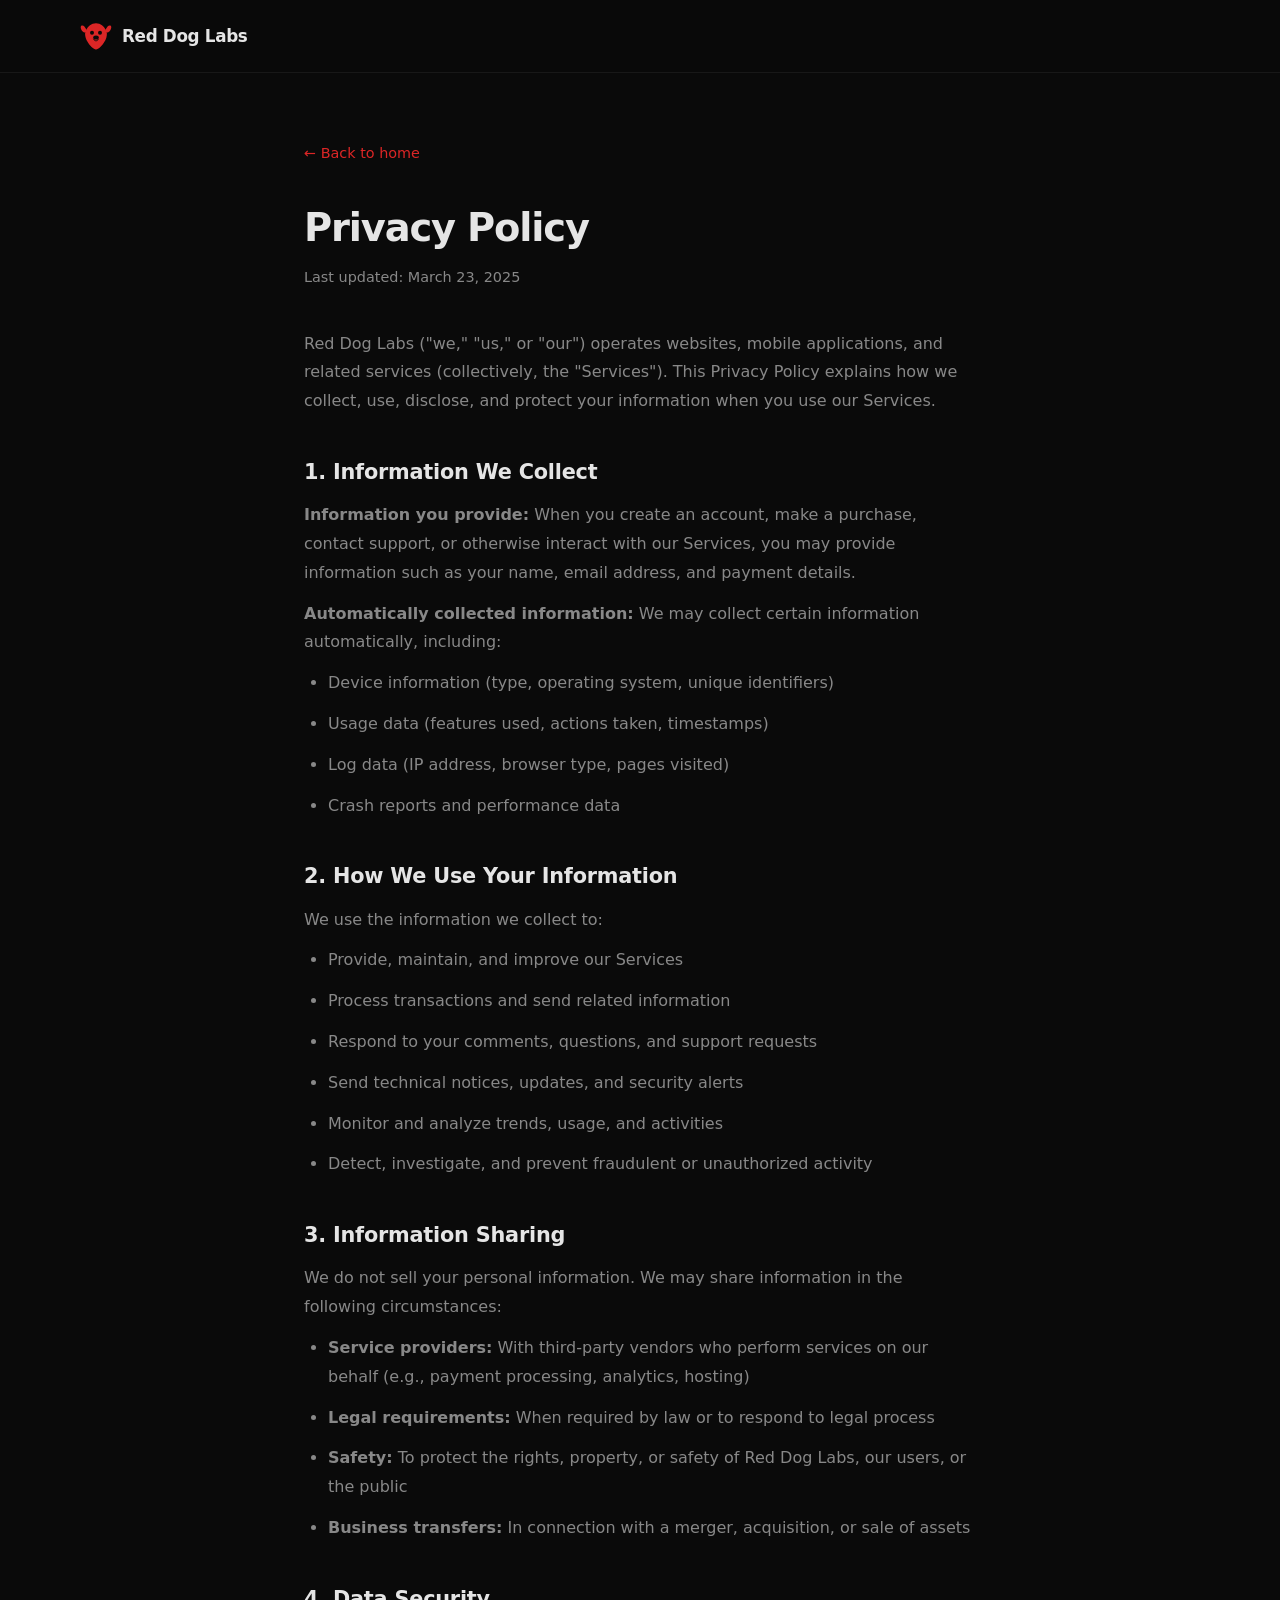
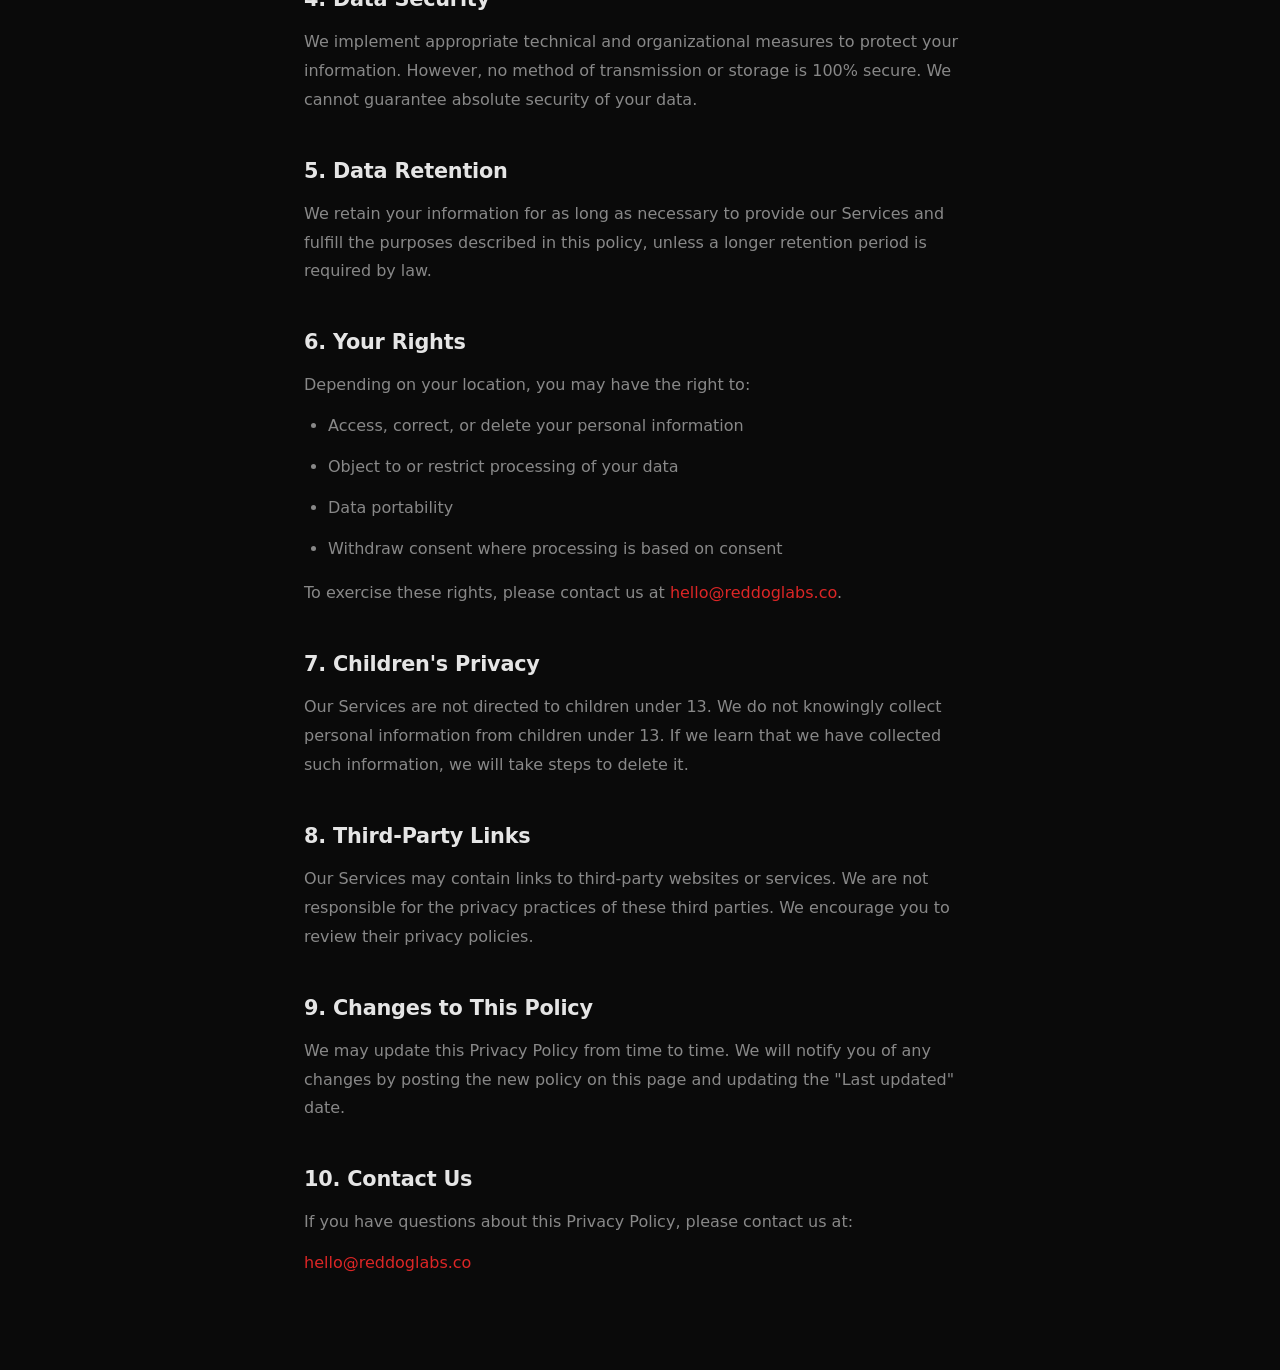
<file: privacy.html>
<!DOCTYPE html>
<html lang="en">
<head>
  <meta charset="UTF-8">
  <meta name="viewport" content="width=device-width, initial-scale=1.0">
  <title>Privacy Policy — Red Dog Labs</title>
  <meta name="description" content="Privacy Policy for Red Dog Labs and its products.">
  <meta name="theme-color" content="#dc2626">
  <link rel="icon" href="favicon.svg" type="image/svg+xml">
  <link rel="stylesheet" href="style.css">
  <style>
    .legal { max-width: 720px; margin: 0 auto; padding: 140px 24px 80px; }
    .legal h1 { font-size: 2.4rem; font-weight: 800; letter-spacing: -0.03em; margin-bottom: 8px; }
    .legal .legal-date { color: var(--text-muted); font-size: 0.9rem; margin-bottom: 40px; display: block; }
    .legal h2 { font-size: 1.3rem; font-weight: 700; margin-top: 40px; margin-bottom: 12px; letter-spacing: -0.01em; }
    .legal p, .legal li { color: var(--text-muted); font-size: 1rem; line-height: 1.8; margin-bottom: 12px; }
    .legal ul { padding-left: 24px; margin-bottom: 16px; }
    .legal a { color: var(--red); transition: color 0.2s; }
    .legal a:hover { color: var(--red-light); }
    .legal-back { display: inline-flex; align-items: center; gap: 6px; color: var(--text-muted); font-size: 0.9rem; font-weight: 500; margin-bottom: 32px; transition: color 0.2s; }
    .legal-back:hover { color: var(--text); }
  </style>
</head>
<body>
  <nav class="nav scrolled" id="nav">
    <div class="nav-inner">
      <a href="/" class="nav-logo" aria-label="Red Dog Labs home">
        <svg class="nav-logo-icon" viewBox="0 0 40 40" fill="none" xmlns="http://www.w3.org/2000/svg" width="32" height="32">
          <path d="M20 4C14 4 10 8 8 12C6 16 6 18 7 22C8 26 12 32 16 35C18 36.5 20 37 20 37C20 37 22 36.5 24 35C28 32 32 26 33 22C34 18 34 16 32 12C30 8 26 4 20 4Z" fill="#dc2626"/>
          <circle cx="15" cy="16" r="2.5" fill="#0a0a0a"/>
          <circle cx="25" cy="16" r="2.5" fill="#0a0a0a"/>
          <ellipse cx="20" cy="22" rx="3.5" ry="2.5" fill="#0a0a0a"/>
          <path d="M8 12C6 8 4 6 2 7C0 8 1 12 3 14C4.5 15.5 7 16 8 15" fill="#dc2626"/>
          <path d="M32 12C34 8 36 6 38 7C40 8 39 12 37 14C35.5 15.5 33 16 32 15" fill="#dc2626"/>
          <path d="M17 24C18 25.5 19 26 20 26C21 26 22 25.5 23 24" stroke="#0a0a0a" stroke-width="1.2" stroke-linecap="round" fill="none"/>
        </svg>
        <span class="nav-logo-text">Red Dog Labs</span>
      </a>
    </div>
  </nav>

  <main class="legal">
    <a href="/" class="legal-back">← Back to home</a>
    <h1>Privacy Policy</h1>
    <span class="legal-date">Last updated: March 23, 2025</span>

    <p>Red Dog Labs ("we," "us," or "our") operates websites, mobile applications, and related services (collectively, the "Services"). This Privacy Policy explains how we collect, use, disclose, and protect your information when you use our Services.</p>

    <h2>1. Information We Collect</h2>
    <p><strong>Information you provide:</strong> When you create an account, make a purchase, contact support, or otherwise interact with our Services, you may provide information such as your name, email address, and payment details.</p>
    <p><strong>Automatically collected information:</strong> We may collect certain information automatically, including:</p>
    <ul>
      <li>Device information (type, operating system, unique identifiers)</li>
      <li>Usage data (features used, actions taken, timestamps)</li>
      <li>Log data (IP address, browser type, pages visited)</li>
      <li>Crash reports and performance data</li>
    </ul>

    <h2>2. How We Use Your Information</h2>
    <p>We use the information we collect to:</p>
    <ul>
      <li>Provide, maintain, and improve our Services</li>
      <li>Process transactions and send related information</li>
      <li>Respond to your comments, questions, and support requests</li>
      <li>Send technical notices, updates, and security alerts</li>
      <li>Monitor and analyze trends, usage, and activities</li>
      <li>Detect, investigate, and prevent fraudulent or unauthorized activity</li>
    </ul>

    <h2>3. Information Sharing</h2>
    <p>We do not sell your personal information. We may share information in the following circumstances:</p>
    <ul>
      <li><strong>Service providers:</strong> With third-party vendors who perform services on our behalf (e.g., payment processing, analytics, hosting)</li>
      <li><strong>Legal requirements:</strong> When required by law or to respond to legal process</li>
      <li><strong>Safety:</strong> To protect the rights, property, or safety of Red Dog Labs, our users, or the public</li>
      <li><strong>Business transfers:</strong> In connection with a merger, acquisition, or sale of assets</li>
    </ul>

    <h2>4. Data Security</h2>
    <p>We implement appropriate technical and organizational measures to protect your information. However, no method of transmission or storage is 100% secure. We cannot guarantee absolute security of your data.</p>

    <h2>5. Data Retention</h2>
    <p>We retain your information for as long as necessary to provide our Services and fulfill the purposes described in this policy, unless a longer retention period is required by law.</p>

    <h2>6. Your Rights</h2>
    <p>Depending on your location, you may have the right to:</p>
    <ul>
      <li>Access, correct, or delete your personal information</li>
      <li>Object to or restrict processing of your data</li>
      <li>Data portability</li>
      <li>Withdraw consent where processing is based on consent</li>
    </ul>
    <p>To exercise these rights, please contact us at <a href="mailto:hello@reddoglabs.co">hello@reddoglabs.co</a>.</p>

    <h2>7. Children's Privacy</h2>
    <p>Our Services are not directed to children under 13. We do not knowingly collect personal information from children under 13. If we learn that we have collected such information, we will take steps to delete it.</p>

    <h2>8. Third-Party Links</h2>
    <p>Our Services may contain links to third-party websites or services. We are not responsible for the privacy practices of these third parties. We encourage you to review their privacy policies.</p>

    <h2>9. Changes to This Policy</h2>
    <p>We may update this Privacy Policy from time to time. We will notify you of any changes by posting the new policy on this page and updating the "Last updated" date.</p>

    <h2>10. Contact Us</h2>
    <p>If you have questions about this Privacy Policy, please contact us at:</p>
    <p><a href="mailto:hello@reddoglabs.co">hello@reddoglabs.co</a></p>
  </main>
</body>
</html>
</file>
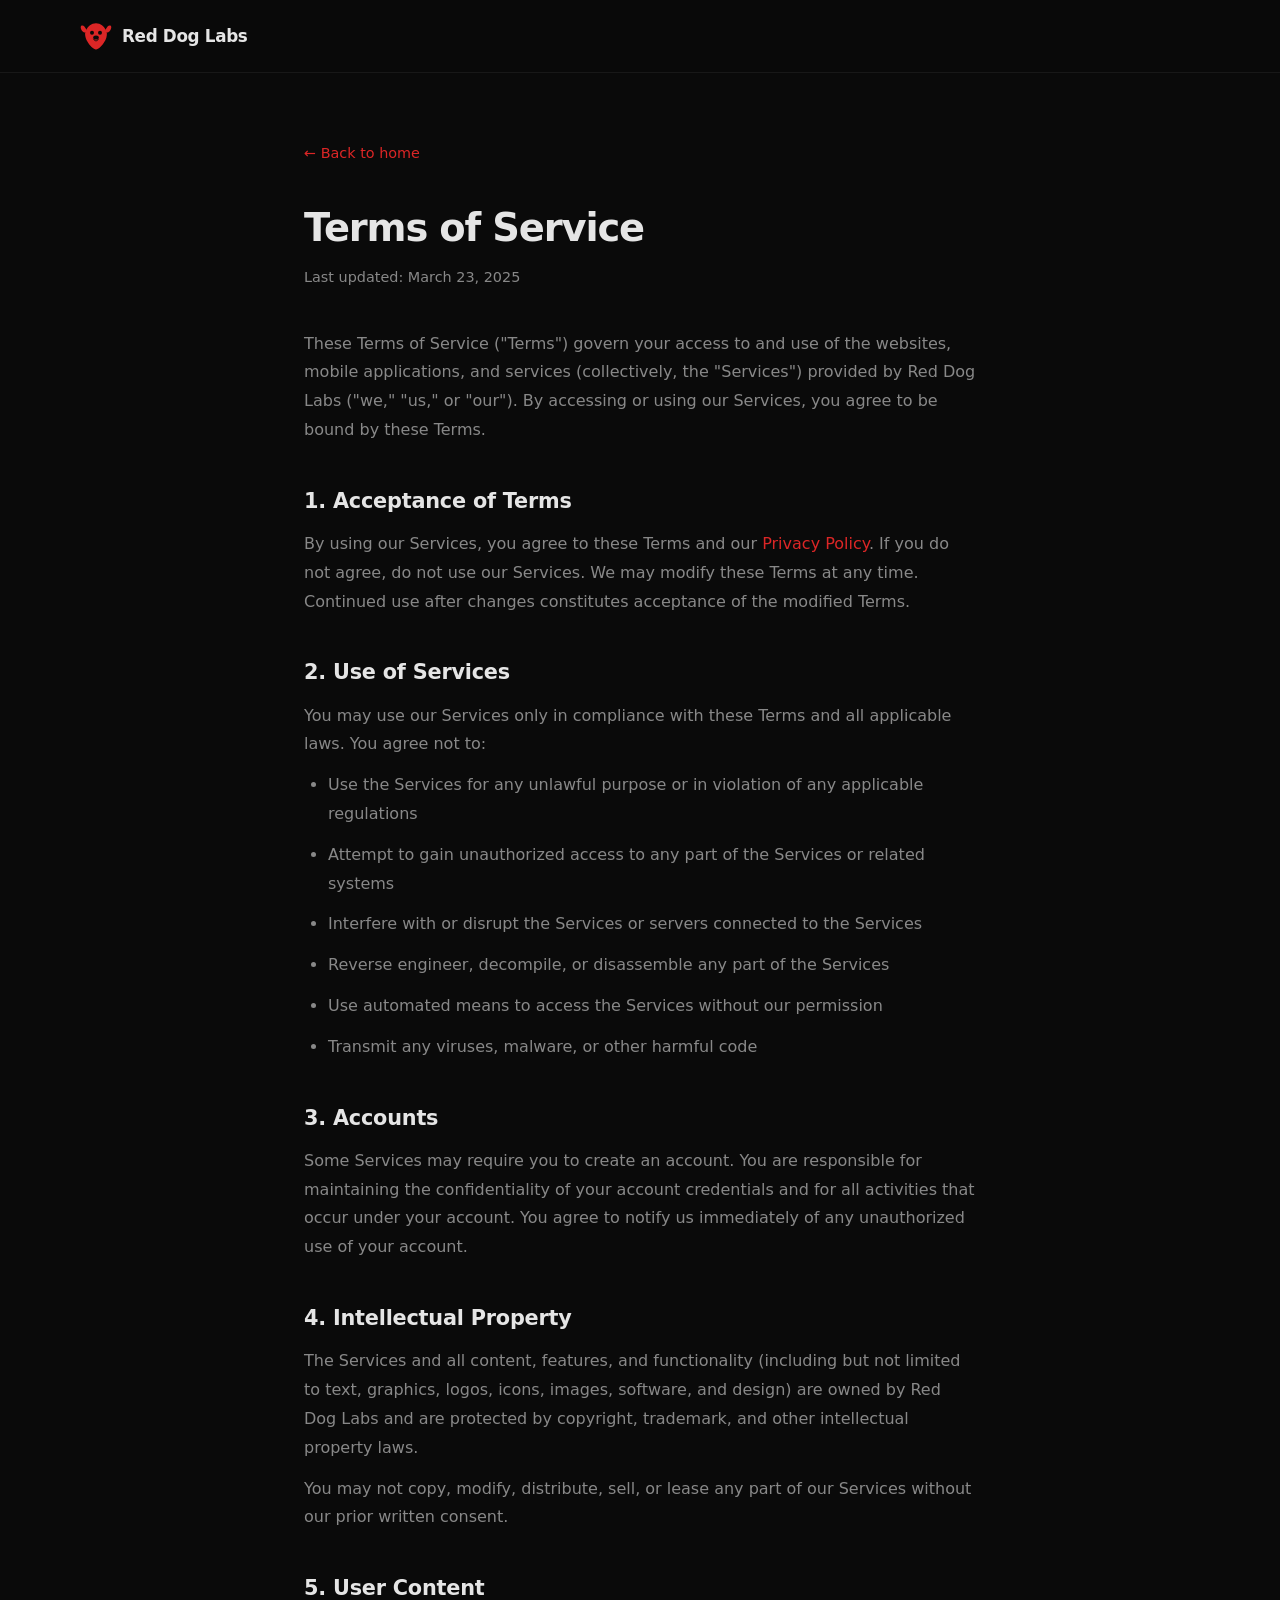
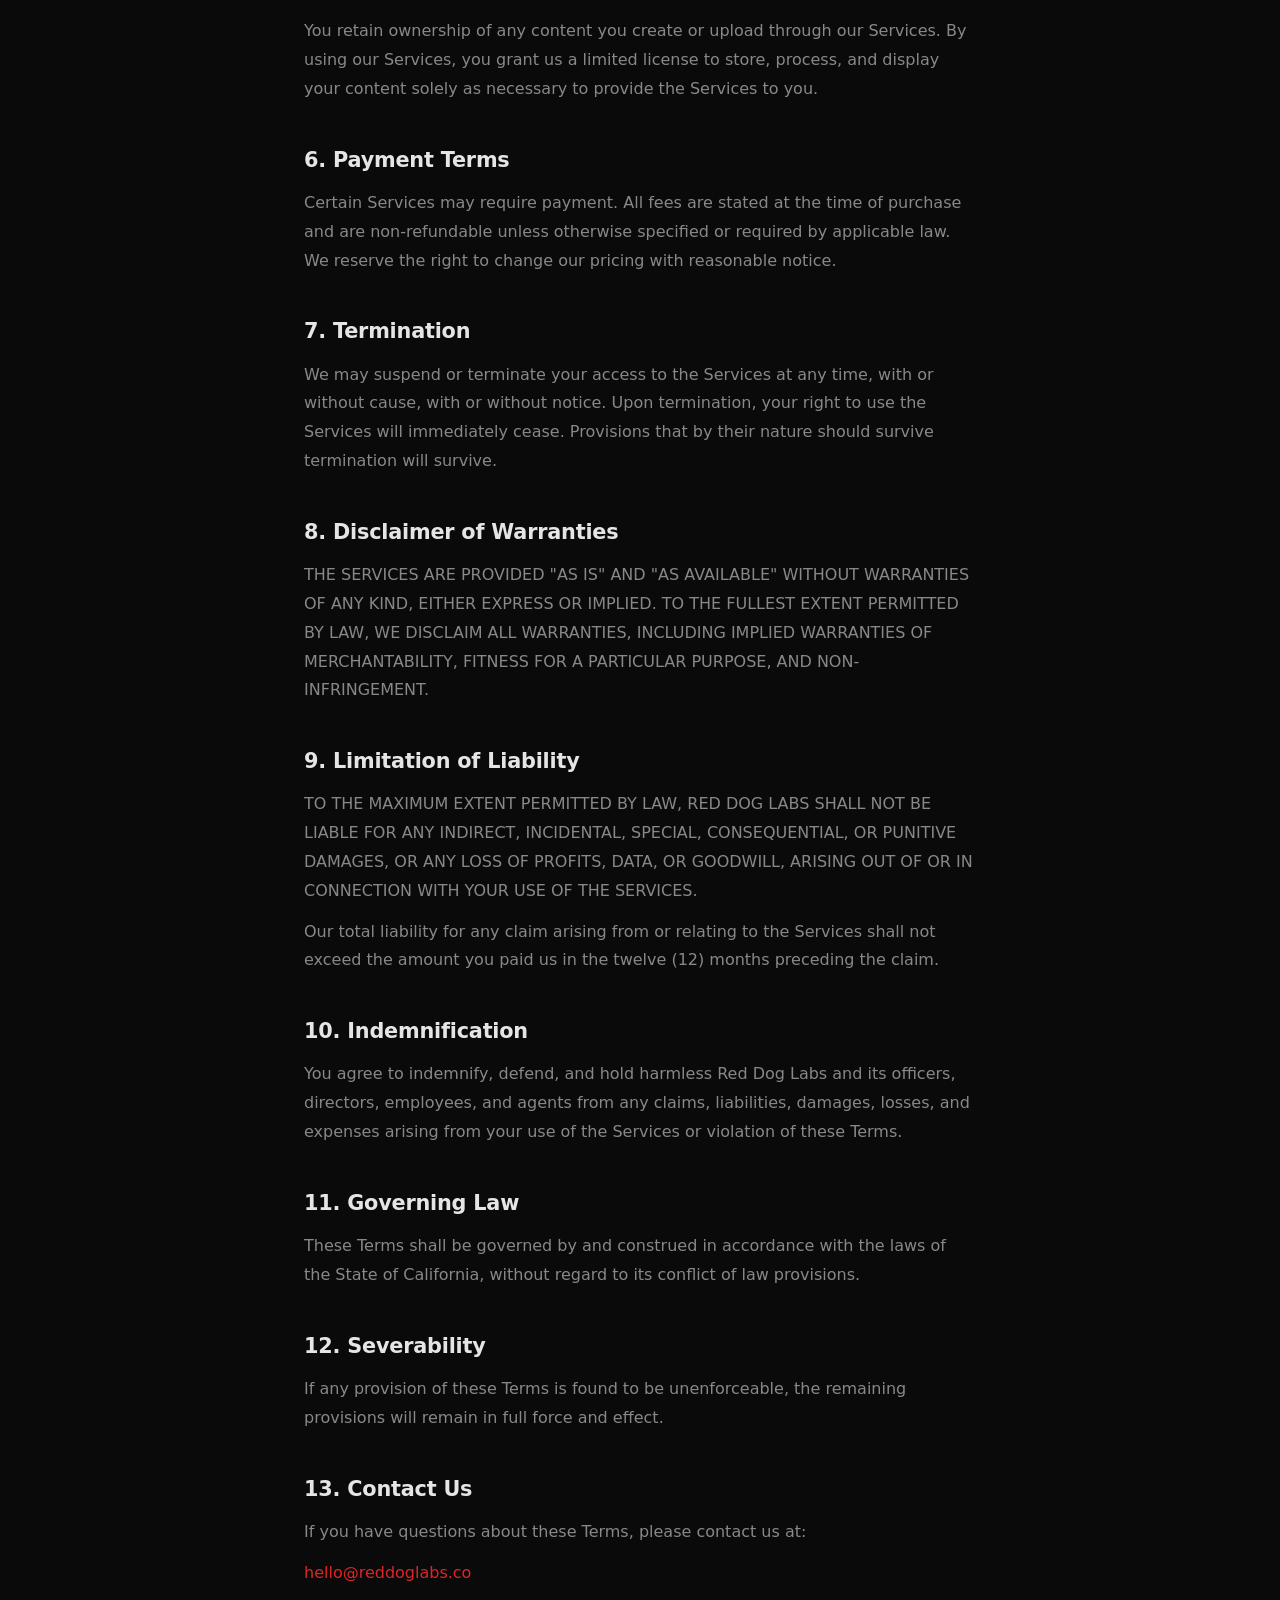
<file: terms.html>
<!DOCTYPE html>
<html lang="en">
<head>
  <meta charset="UTF-8">
  <meta name="viewport" content="width=device-width, initial-scale=1.0">
  <title>Terms of Service — Red Dog Labs</title>
  <meta name="description" content="Terms of Service for Red Dog Labs and its products.">
  <meta name="theme-color" content="#dc2626">
  <link rel="icon" href="favicon.svg" type="image/svg+xml">
  <link rel="stylesheet" href="style.css">
  <style>
    .legal { max-width: 720px; margin: 0 auto; padding: 140px 24px 80px; }
    .legal h1 { font-size: 2.4rem; font-weight: 800; letter-spacing: -0.03em; margin-bottom: 8px; }
    .legal .legal-date { color: var(--text-muted); font-size: 0.9rem; margin-bottom: 40px; display: block; }
    .legal h2 { font-size: 1.3rem; font-weight: 700; margin-top: 40px; margin-bottom: 12px; letter-spacing: -0.01em; }
    .legal p, .legal li { color: var(--text-muted); font-size: 1rem; line-height: 1.8; margin-bottom: 12px; }
    .legal ul { padding-left: 24px; margin-bottom: 16px; }
    .legal a { color: var(--red); transition: color 0.2s; }
    .legal a:hover { color: var(--red-light); }
    .legal-back { display: inline-flex; align-items: center; gap: 6px; color: var(--text-muted); font-size: 0.9rem; font-weight: 500; margin-bottom: 32px; transition: color 0.2s; }
    .legal-back:hover { color: var(--text); }
  </style>
</head>
<body>
  <nav class="nav scrolled" id="nav">
    <div class="nav-inner">
      <a href="/" class="nav-logo" aria-label="Red Dog Labs home">
        <svg class="nav-logo-icon" viewBox="0 0 40 40" fill="none" xmlns="http://www.w3.org/2000/svg" width="32" height="32">
          <path d="M20 4C14 4 10 8 8 12C6 16 6 18 7 22C8 26 12 32 16 35C18 36.5 20 37 20 37C20 37 22 36.5 24 35C28 32 32 26 33 22C34 18 34 16 32 12C30 8 26 4 20 4Z" fill="#dc2626"/>
          <circle cx="15" cy="16" r="2.5" fill="#0a0a0a"/>
          <circle cx="25" cy="16" r="2.5" fill="#0a0a0a"/>
          <ellipse cx="20" cy="22" rx="3.5" ry="2.5" fill="#0a0a0a"/>
          <path d="M8 12C6 8 4 6 2 7C0 8 1 12 3 14C4.5 15.5 7 16 8 15" fill="#dc2626"/>
          <path d="M32 12C34 8 36 6 38 7C40 8 39 12 37 14C35.5 15.5 33 16 32 15" fill="#dc2626"/>
          <path d="M17 24C18 25.5 19 26 20 26C21 26 22 25.5 23 24" stroke="#0a0a0a" stroke-width="1.2" stroke-linecap="round" fill="none"/>
        </svg>
        <span class="nav-logo-text">Red Dog Labs</span>
      </a>
    </div>
  </nav>

  <main class="legal">
    <a href="/" class="legal-back">← Back to home</a>
    <h1>Terms of Service</h1>
    <span class="legal-date">Last updated: March 23, 2025</span>

    <p>These Terms of Service ("Terms") govern your access to and use of the websites, mobile applications, and services (collectively, the "Services") provided by Red Dog Labs ("we," "us," or "our"). By accessing or using our Services, you agree to be bound by these Terms.</p>

    <h2>1. Acceptance of Terms</h2>
    <p>By using our Services, you agree to these Terms and our <a href="privacy.html">Privacy Policy</a>. If you do not agree, do not use our Services. We may modify these Terms at any time. Continued use after changes constitutes acceptance of the modified Terms.</p>

    <h2>2. Use of Services</h2>
    <p>You may use our Services only in compliance with these Terms and all applicable laws. You agree not to:</p>
    <ul>
      <li>Use the Services for any unlawful purpose or in violation of any applicable regulations</li>
      <li>Attempt to gain unauthorized access to any part of the Services or related systems</li>
      <li>Interfere with or disrupt the Services or servers connected to the Services</li>
      <li>Reverse engineer, decompile, or disassemble any part of the Services</li>
      <li>Use automated means to access the Services without our permission</li>
      <li>Transmit any viruses, malware, or other harmful code</li>
    </ul>

    <h2>3. Accounts</h2>
    <p>Some Services may require you to create an account. You are responsible for maintaining the confidentiality of your account credentials and for all activities that occur under your account. You agree to notify us immediately of any unauthorized use of your account.</p>

    <h2>4. Intellectual Property</h2>
    <p>The Services and all content, features, and functionality (including but not limited to text, graphics, logos, icons, images, software, and design) are owned by Red Dog Labs and are protected by copyright, trademark, and other intellectual property laws.</p>
    <p>You may not copy, modify, distribute, sell, or lease any part of our Services without our prior written consent.</p>

    <h2>5. User Content</h2>
    <p>You retain ownership of any content you create or upload through our Services. By using our Services, you grant us a limited license to store, process, and display your content solely as necessary to provide the Services to you.</p>

    <h2>6. Payment Terms</h2>
    <p>Certain Services may require payment. All fees are stated at the time of purchase and are non-refundable unless otherwise specified or required by applicable law. We reserve the right to change our pricing with reasonable notice.</p>

    <h2>7. Termination</h2>
    <p>We may suspend or terminate your access to the Services at any time, with or without cause, with or without notice. Upon termination, your right to use the Services will immediately cease. Provisions that by their nature should survive termination will survive.</p>

    <h2>8. Disclaimer of Warranties</h2>
    <p>THE SERVICES ARE PROVIDED "AS IS" AND "AS AVAILABLE" WITHOUT WARRANTIES OF ANY KIND, EITHER EXPRESS OR IMPLIED. TO THE FULLEST EXTENT PERMITTED BY LAW, WE DISCLAIM ALL WARRANTIES, INCLUDING IMPLIED WARRANTIES OF MERCHANTABILITY, FITNESS FOR A PARTICULAR PURPOSE, AND NON-INFRINGEMENT.</p>

    <h2>9. Limitation of Liability</h2>
    <p>TO THE MAXIMUM EXTENT PERMITTED BY LAW, RED DOG LABS SHALL NOT BE LIABLE FOR ANY INDIRECT, INCIDENTAL, SPECIAL, CONSEQUENTIAL, OR PUNITIVE DAMAGES, OR ANY LOSS OF PROFITS, DATA, OR GOODWILL, ARISING OUT OF OR IN CONNECTION WITH YOUR USE OF THE SERVICES.</p>
    <p>Our total liability for any claim arising from or relating to the Services shall not exceed the amount you paid us in the twelve (12) months preceding the claim.</p>

    <h2>10. Indemnification</h2>
    <p>You agree to indemnify, defend, and hold harmless Red Dog Labs and its officers, directors, employees, and agents from any claims, liabilities, damages, losses, and expenses arising from your use of the Services or violation of these Terms.</p>

    <h2>11. Governing Law</h2>
    <p>These Terms shall be governed by and construed in accordance with the laws of the State of California, without regard to its conflict of law provisions.</p>

    <h2>12. Severability</h2>
    <p>If any provision of these Terms is found to be unenforceable, the remaining provisions will remain in full force and effect.</p>

    <h2>13. Contact Us</h2>
    <p>If you have questions about these Terms, please contact us at:</p>
    <p><a href="mailto:hello@reddoglabs.co">hello@reddoglabs.co</a></p>
  </main>
</body>
</html>
</file>
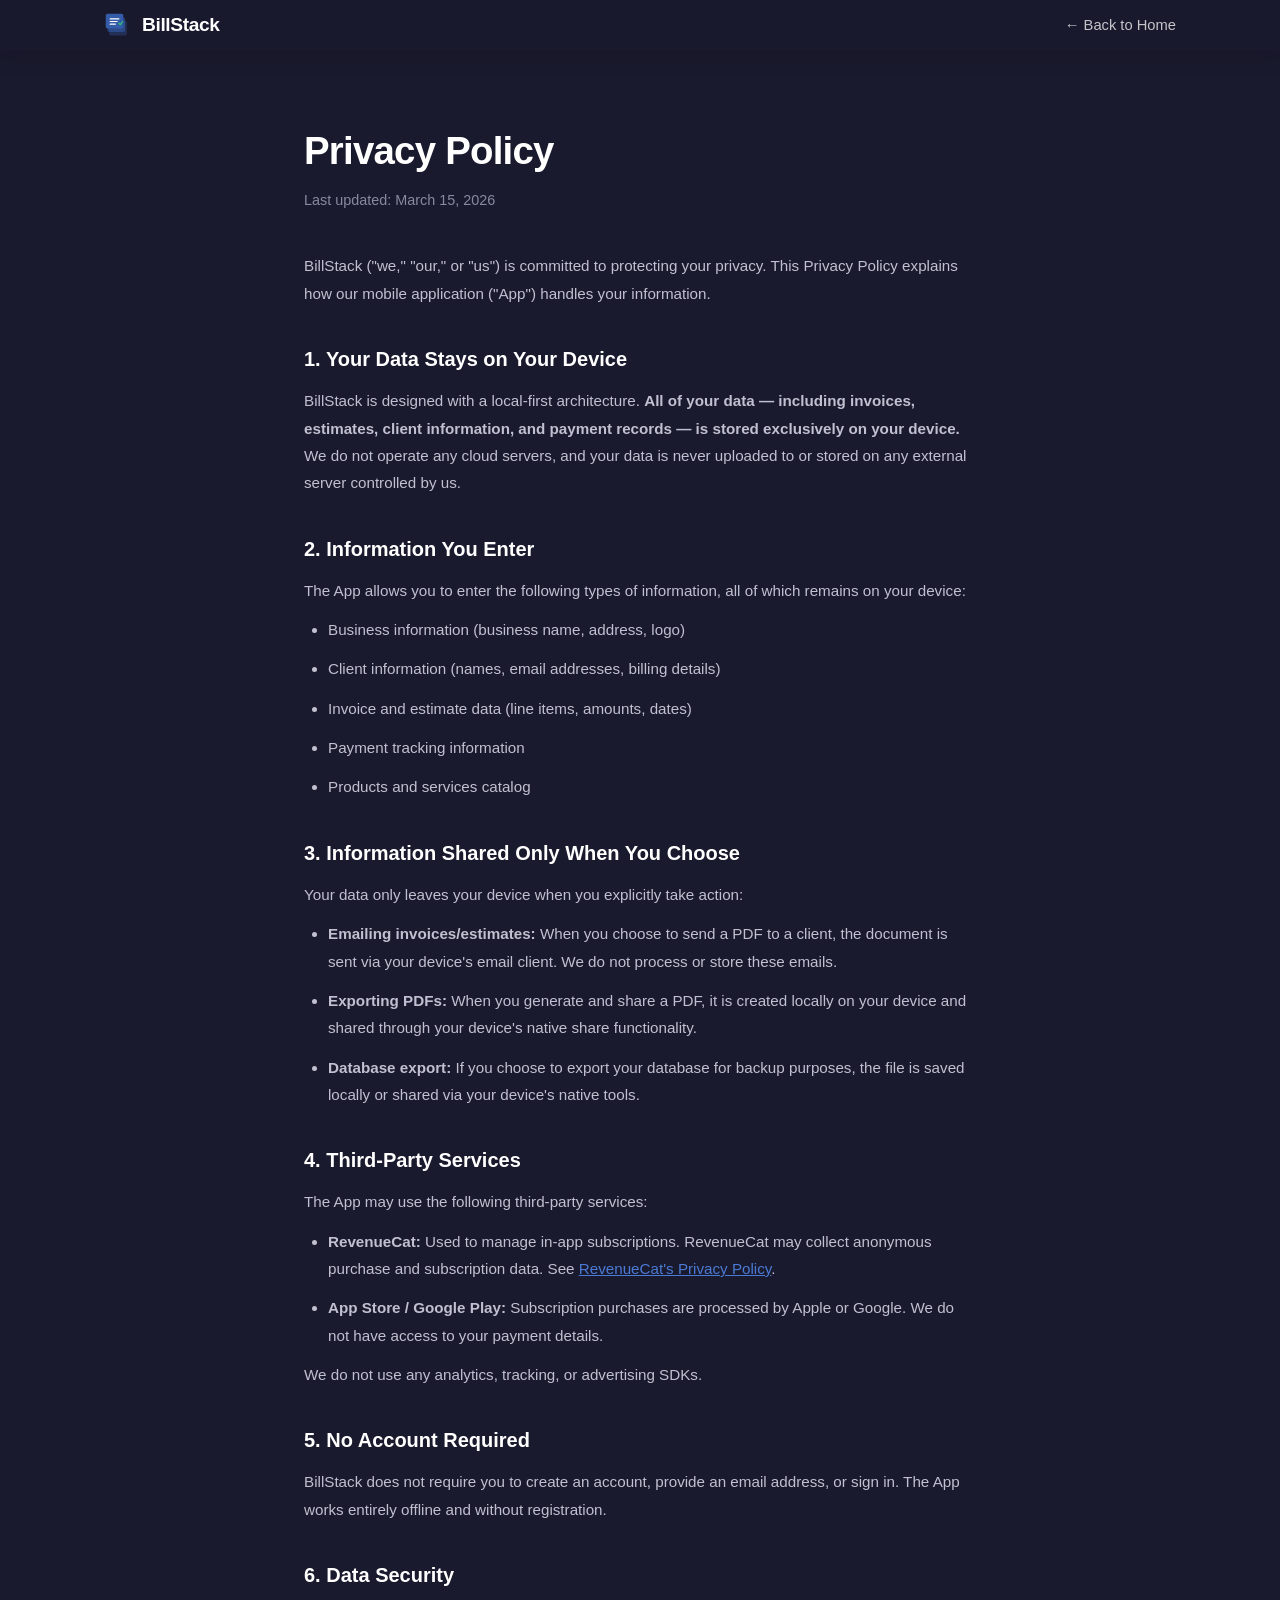
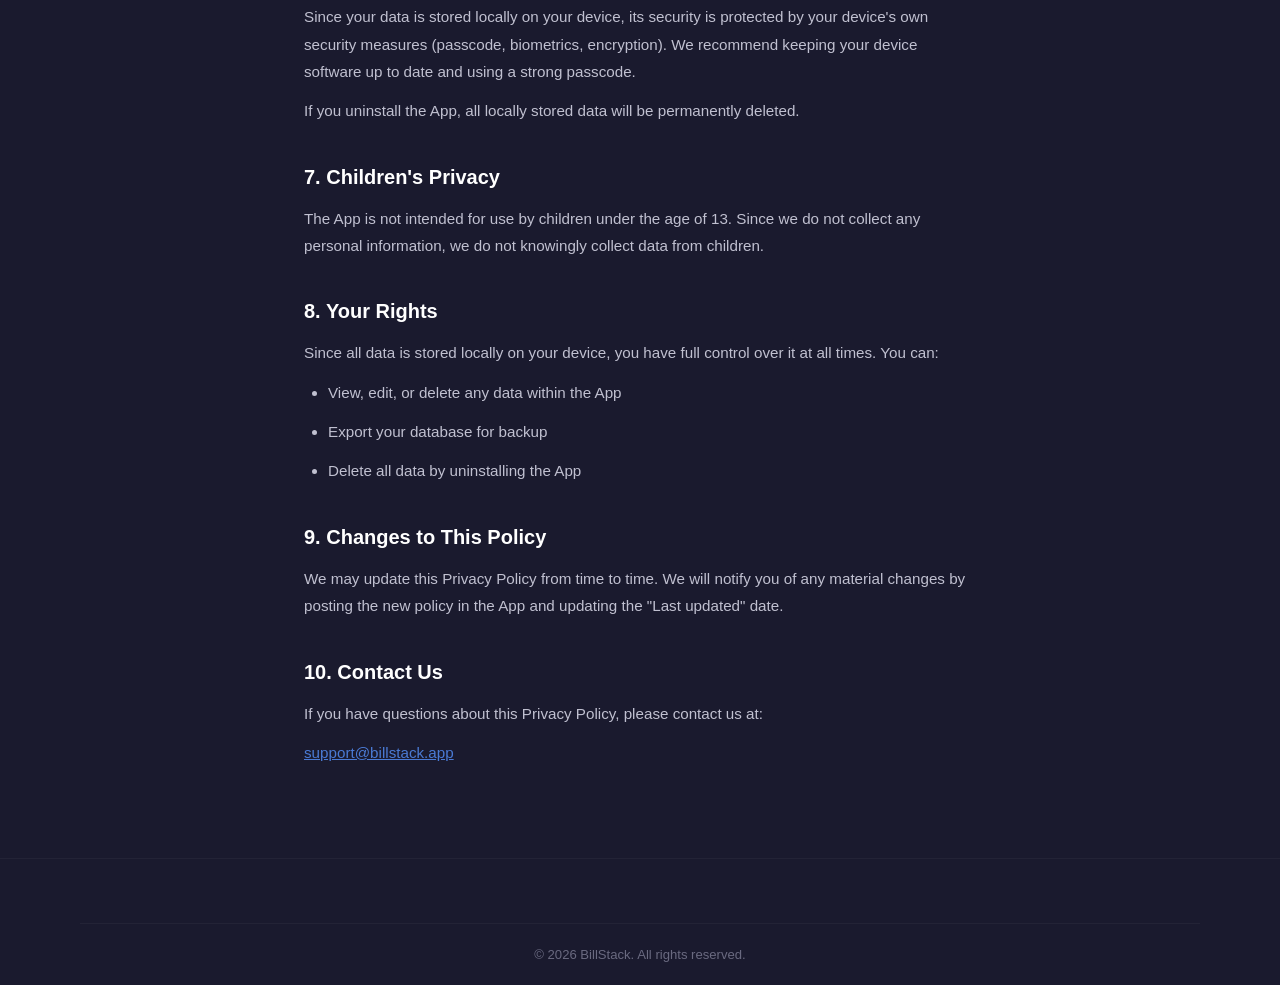
<file: billstack/privacy.html>
<!DOCTYPE html>
<html lang="en">
<head>
  <meta charset="UTF-8">
  <meta name="viewport" content="width=device-width, initial-scale=1.0">
  <title>Privacy Policy — BillStack</title>
  <meta name="description" content="BillStack Privacy Policy">
  <meta name="theme-color" content="#1a1a2e">
  <link rel="icon" type="image/svg+xml" href="favicon.svg">
  <link rel="stylesheet" href="styles.css">
  <style>
    .legal { padding: 120px 0 80px; }
    .legal h1 { font-size: clamp(1.8rem, 3.5vw, 2.4rem); font-weight: 800; margin-bottom: 8px; letter-spacing: -0.02em; }
    .legal__date { color: var(--gray-400); font-size: 0.9rem; margin-bottom: 40px; display: block; }
    .legal h2 { font-size: 1.25rem; font-weight: 700; margin: 36px 0 12px; }
    .legal p, .legal li { color: var(--gray-300); font-size: 0.95rem; line-height: 1.8; margin-bottom: 12px; }
    .legal ul { padding-left: 24px; margin-bottom: 12px; }
    .legal a { color: var(--primary-light); text-decoration: underline; }
  </style>
</head>
<body>
  <nav class="nav nav--scrolled">
    <div class="container nav__inner">
      <a href="/" class="nav__logo" aria-label="BillStack home">
        <svg class="nav__logo-icon" width="28" height="28" viewBox="0 0 64 64" fill="none" xmlns="http://www.w3.org/2000/svg">
          <rect x="12" y="22" width="40" height="34" rx="4" fill="#345ca8" opacity="0.35"/>
          <rect x="8" y="14" width="40" height="34" rx="4" fill="#345ca8" opacity="0.6"/>
          <rect x="4" y="6" width="40" height="34" rx="4" fill="#345ca8"/>
          <path d="M14 18h20M14 24h16M14 30h12" stroke="#fff" stroke-width="2.5" stroke-linecap="round"/>
          <path d="M34 28l3 3 6-7" stroke="#2ecc71" stroke-width="2.5" stroke-linecap="round" stroke-linejoin="round"/>
        </svg>
        <span class="nav__logo-text">BillStack</span>
      </a>
      <div class="nav__links"><a href="/">← Back to Home</a></div>
    </div>
  </nav>

  <section class="legal">
    <div class="container" style="max-width: 720px;">
      <h1>Privacy Policy</h1>
      <span class="legal__date">Last updated: March 15, 2026</span>

      <p>BillStack ("we," "our," or "us") is committed to protecting your privacy. This Privacy Policy explains how our mobile application ("App") handles your information.</p>

      <h2>1. Your Data Stays on Your Device</h2>
      <p>BillStack is designed with a local-first architecture. <strong>All of your data — including invoices, estimates, client information, and payment records — is stored exclusively on your device.</strong> We do not operate any cloud servers, and your data is never uploaded to or stored on any external server controlled by us.</p>

      <h2>2. Information You Enter</h2>
      <p>The App allows you to enter the following types of information, all of which remains on your device:</p>
      <ul>
        <li>Business information (business name, address, logo)</li>
        <li>Client information (names, email addresses, billing details)</li>
        <li>Invoice and estimate data (line items, amounts, dates)</li>
        <li>Payment tracking information</li>
        <li>Products and services catalog</li>
      </ul>

      <h2>3. Information Shared Only When You Choose</h2>
      <p>Your data only leaves your device when you explicitly take action:</p>
      <ul>
        <li><strong>Emailing invoices/estimates:</strong> When you choose to send a PDF to a client, the document is sent via your device's email client. We do not process or store these emails.</li>
        <li><strong>Exporting PDFs:</strong> When you generate and share a PDF, it is created locally on your device and shared through your device's native share functionality.</li>
        <li><strong>Database export:</strong> If you choose to export your database for backup purposes, the file is saved locally or shared via your device's native tools.</li>
      </ul>

      <h2>4. Third-Party Services</h2>
      <p>The App may use the following third-party services:</p>
      <ul>
        <li><strong>RevenueCat:</strong> Used to manage in-app subscriptions. RevenueCat may collect anonymous purchase and subscription data. See <a href="https://www.revenuecat.com/privacy" target="_blank" rel="noopener">RevenueCat's Privacy Policy</a>.</li>
        <li><strong>App Store / Google Play:</strong> Subscription purchases are processed by Apple or Google. We do not have access to your payment details.</li>
      </ul>
      <p>We do not use any analytics, tracking, or advertising SDKs.</p>

      <h2>5. No Account Required</h2>
      <p>BillStack does not require you to create an account, provide an email address, or sign in. The App works entirely offline and without registration.</p>

      <h2>6. Data Security</h2>
      <p>Since your data is stored locally on your device, its security is protected by your device's own security measures (passcode, biometrics, encryption). We recommend keeping your device software up to date and using a strong passcode.</p>
      <p>If you uninstall the App, all locally stored data will be permanently deleted.</p>

      <h2>7. Children's Privacy</h2>
      <p>The App is not intended for use by children under the age of 13. Since we do not collect any personal information, we do not knowingly collect data from children.</p>

      <h2>8. Your Rights</h2>
      <p>Since all data is stored locally on your device, you have full control over it at all times. You can:</p>
      <ul>
        <li>View, edit, or delete any data within the App</li>
        <li>Export your database for backup</li>
        <li>Delete all data by uninstalling the App</li>
      </ul>

      <h2>9. Changes to This Policy</h2>
      <p>We may update this Privacy Policy from time to time. We will notify you of any material changes by posting the new policy in the App and updating the "Last updated" date.</p>

      <h2>10. Contact Us</h2>
      <p>If you have questions about this Privacy Policy, please contact us at:</p>
      <p><a href="mailto:support@billstack.app">support@billstack.app</a></p>
    </div>
  </section>

  <footer class="footer">
    <div class="container footer__bottom">
      <p>&copy; 2026 BillStack. All rights reserved.</p>
    </div>
  </footer>
</body>
</html>
</file>
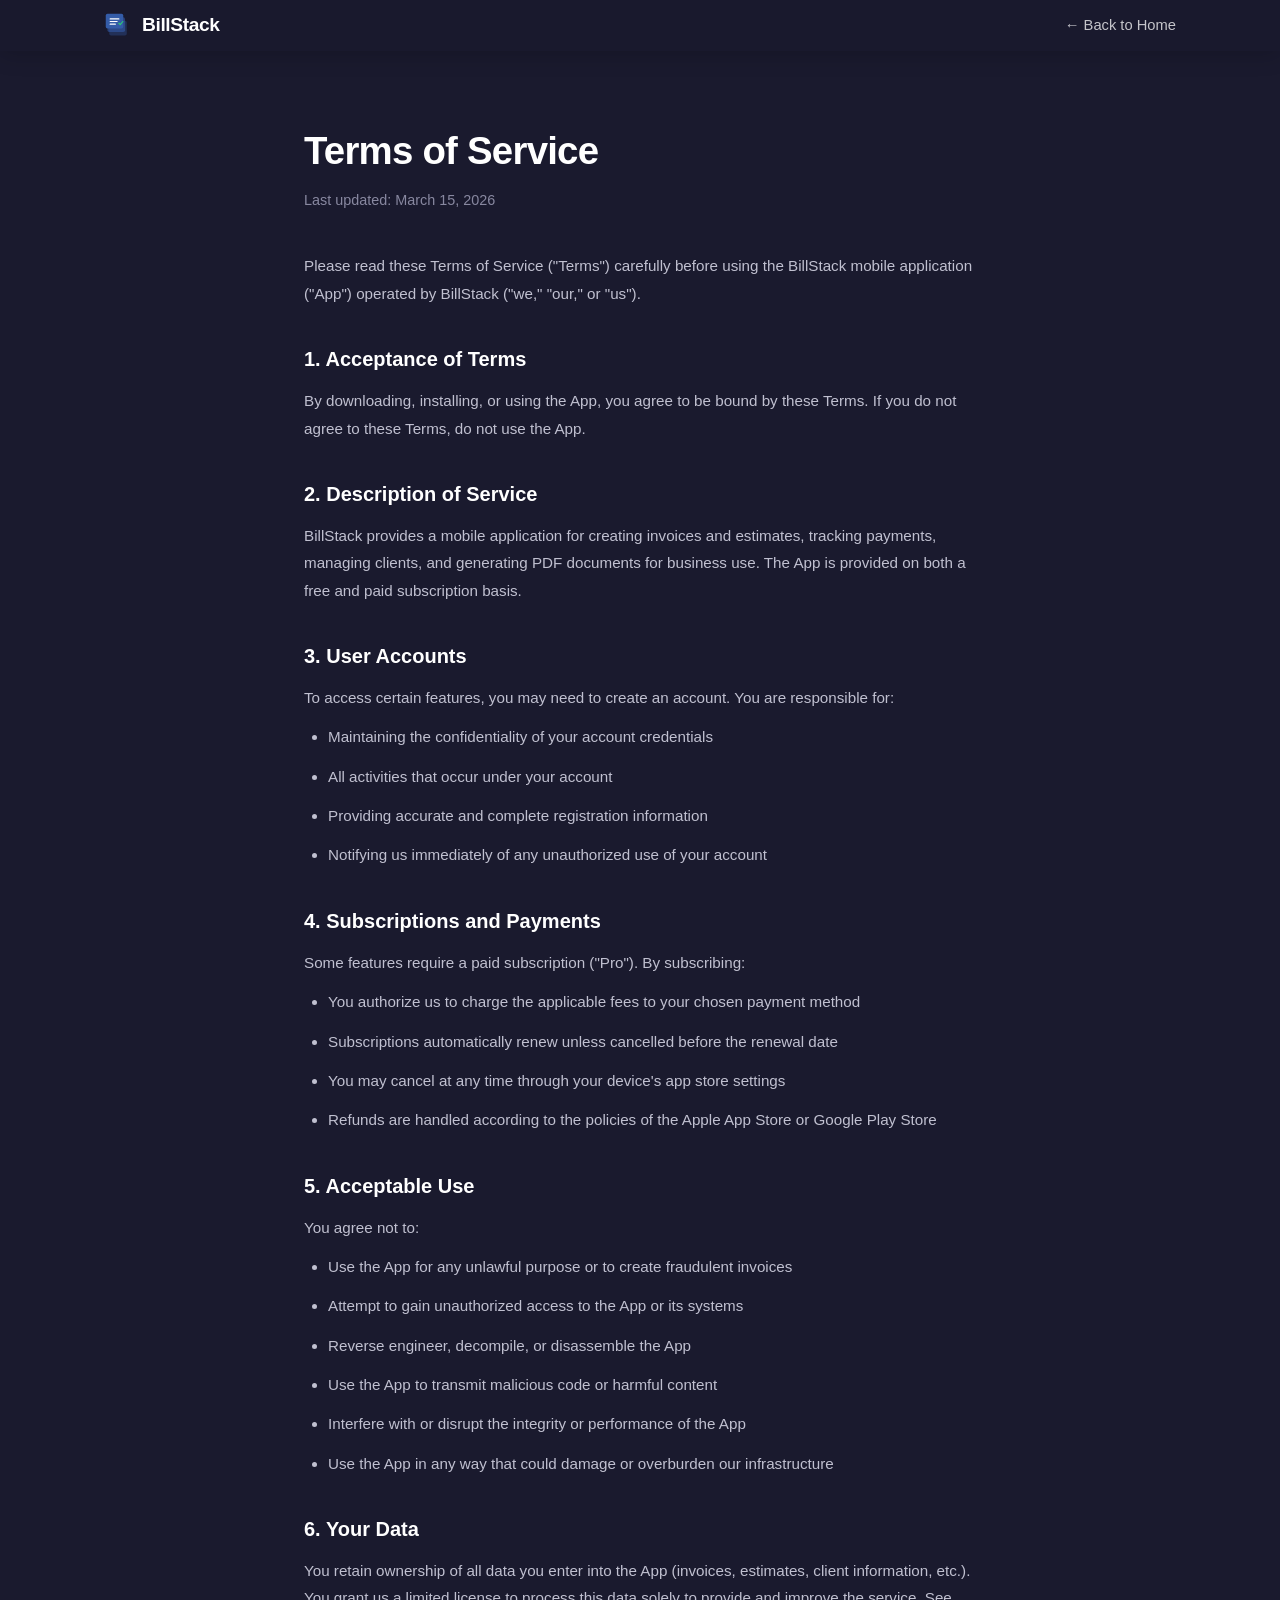
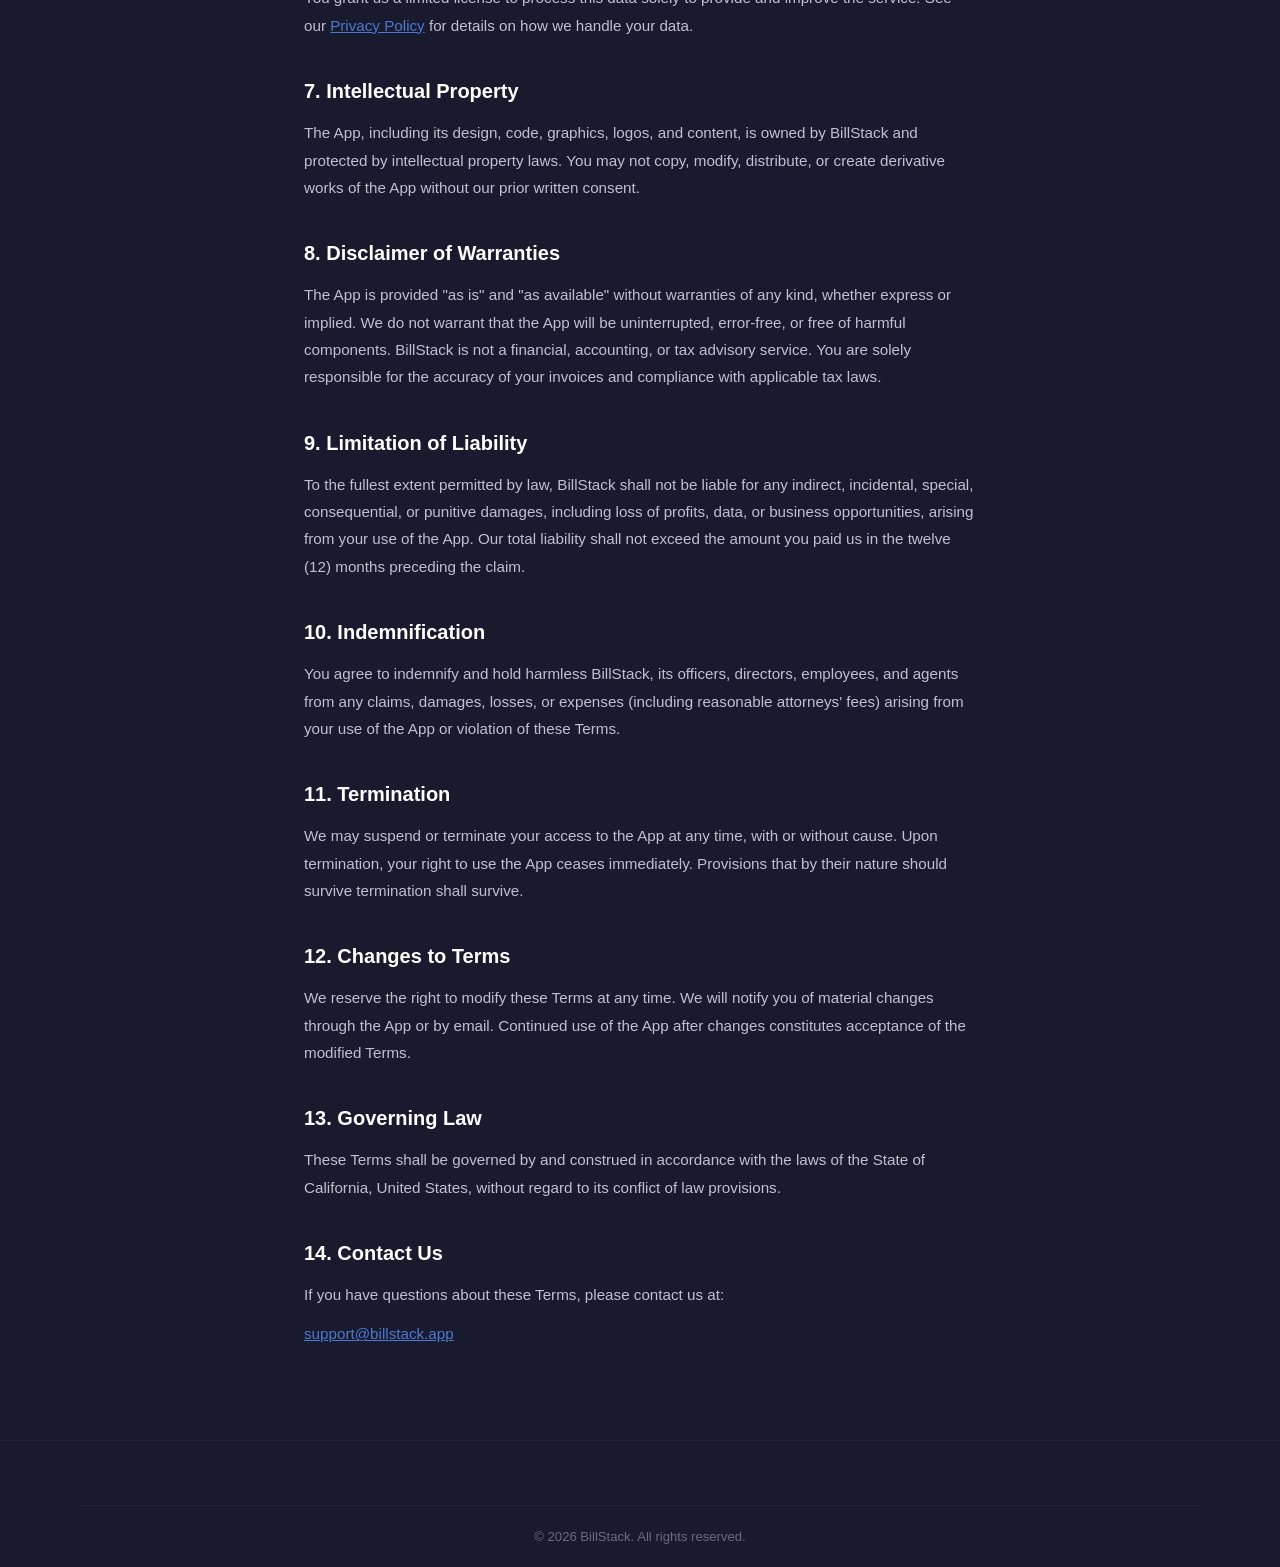
<file: billstack/terms.html>
<!DOCTYPE html>
<html lang="en">
<head>
  <meta charset="UTF-8">
  <meta name="viewport" content="width=device-width, initial-scale=1.0">
  <title>Terms of Service — BillStack</title>
  <meta name="description" content="BillStack Terms of Service">
  <meta name="theme-color" content="#1a1a2e">
  <link rel="icon" type="image/svg+xml" href="favicon.svg">
  <link rel="stylesheet" href="styles.css">
  <style>
    .legal { padding: 120px 0 80px; }
    .legal h1 { font-size: clamp(1.8rem, 3.5vw, 2.4rem); font-weight: 800; margin-bottom: 8px; letter-spacing: -0.02em; }
    .legal__date { color: var(--gray-400); font-size: 0.9rem; margin-bottom: 40px; display: block; }
    .legal h2 { font-size: 1.25rem; font-weight: 700; margin: 36px 0 12px; }
    .legal p, .legal li { color: var(--gray-300); font-size: 0.95rem; line-height: 1.8; margin-bottom: 12px; }
    .legal ul { padding-left: 24px; margin-bottom: 12px; }
    .legal a { color: var(--primary-light); text-decoration: underline; }
  </style>
</head>
<body>
  <nav class="nav nav--scrolled">
    <div class="container nav__inner">
      <a href="/" class="nav__logo" aria-label="BillStack home">
        <svg class="nav__logo-icon" width="28" height="28" viewBox="0 0 64 64" fill="none" xmlns="http://www.w3.org/2000/svg">
          <rect x="12" y="22" width="40" height="34" rx="4" fill="#345ca8" opacity="0.35"/>
          <rect x="8" y="14" width="40" height="34" rx="4" fill="#345ca8" opacity="0.6"/>
          <rect x="4" y="6" width="40" height="34" rx="4" fill="#345ca8"/>
          <path d="M14 18h20M14 24h16M14 30h12" stroke="#fff" stroke-width="2.5" stroke-linecap="round"/>
          <path d="M34 28l3 3 6-7" stroke="#2ecc71" stroke-width="2.5" stroke-linecap="round" stroke-linejoin="round"/>
        </svg>
        <span class="nav__logo-text">BillStack</span>
      </a>
      <div class="nav__links"><a href="/">← Back to Home</a></div>
    </div>
  </nav>

  <section class="legal">
    <div class="container" style="max-width: 720px;">
      <h1>Terms of Service</h1>
      <span class="legal__date">Last updated: March 15, 2026</span>

      <p>Please read these Terms of Service ("Terms") carefully before using the BillStack mobile application ("App") operated by BillStack ("we," "our," or "us").</p>

      <h2>1. Acceptance of Terms</h2>
      <p>By downloading, installing, or using the App, you agree to be bound by these Terms. If you do not agree to these Terms, do not use the App.</p>

      <h2>2. Description of Service</h2>
      <p>BillStack provides a mobile application for creating invoices and estimates, tracking payments, managing clients, and generating PDF documents for business use. The App is provided on both a free and paid subscription basis.</p>

      <h2>3. User Accounts</h2>
      <p>To access certain features, you may need to create an account. You are responsible for:</p>
      <ul>
        <li>Maintaining the confidentiality of your account credentials</li>
        <li>All activities that occur under your account</li>
        <li>Providing accurate and complete registration information</li>
        <li>Notifying us immediately of any unauthorized use of your account</li>
      </ul>

      <h2>4. Subscriptions and Payments</h2>
      <p>Some features require a paid subscription ("Pro"). By subscribing:</p>
      <ul>
        <li>You authorize us to charge the applicable fees to your chosen payment method</li>
        <li>Subscriptions automatically renew unless cancelled before the renewal date</li>
        <li>You may cancel at any time through your device's app store settings</li>
        <li>Refunds are handled according to the policies of the Apple App Store or Google Play Store</li>
      </ul>

      <h2>5. Acceptable Use</h2>
      <p>You agree not to:</p>
      <ul>
        <li>Use the App for any unlawful purpose or to create fraudulent invoices</li>
        <li>Attempt to gain unauthorized access to the App or its systems</li>
        <li>Reverse engineer, decompile, or disassemble the App</li>
        <li>Use the App to transmit malicious code or harmful content</li>
        <li>Interfere with or disrupt the integrity or performance of the App</li>
        <li>Use the App in any way that could damage or overburden our infrastructure</li>
      </ul>

      <h2>6. Your Data</h2>
      <p>You retain ownership of all data you enter into the App (invoices, estimates, client information, etc.). You grant us a limited license to process this data solely to provide and improve the service. See our <a href="/privacy.html">Privacy Policy</a> for details on how we handle your data.</p>

      <h2>7. Intellectual Property</h2>
      <p>The App, including its design, code, graphics, logos, and content, is owned by BillStack and protected by intellectual property laws. You may not copy, modify, distribute, or create derivative works of the App without our prior written consent.</p>

      <h2>8. Disclaimer of Warranties</h2>
      <p>The App is provided "as is" and "as available" without warranties of any kind, whether express or implied. We do not warrant that the App will be uninterrupted, error-free, or free of harmful components. BillStack is not a financial, accounting, or tax advisory service. You are solely responsible for the accuracy of your invoices and compliance with applicable tax laws.</p>

      <h2>9. Limitation of Liability</h2>
      <p>To the fullest extent permitted by law, BillStack shall not be liable for any indirect, incidental, special, consequential, or punitive damages, including loss of profits, data, or business opportunities, arising from your use of the App. Our total liability shall not exceed the amount you paid us in the twelve (12) months preceding the claim.</p>

      <h2>10. Indemnification</h2>
      <p>You agree to indemnify and hold harmless BillStack, its officers, directors, employees, and agents from any claims, damages, losses, or expenses (including reasonable attorneys' fees) arising from your use of the App or violation of these Terms.</p>

      <h2>11. Termination</h2>
      <p>We may suspend or terminate your access to the App at any time, with or without cause. Upon termination, your right to use the App ceases immediately. Provisions that by their nature should survive termination shall survive.</p>

      <h2>12. Changes to Terms</h2>
      <p>We reserve the right to modify these Terms at any time. We will notify you of material changes through the App or by email. Continued use of the App after changes constitutes acceptance of the modified Terms.</p>

      <h2>13. Governing Law</h2>
      <p>These Terms shall be governed by and construed in accordance with the laws of the State of California, United States, without regard to its conflict of law provisions.</p>

      <h2>14. Contact Us</h2>
      <p>If you have questions about these Terms, please contact us at:</p>
      <p><a href="mailto:support@billstack.app">support@billstack.app</a></p>
    </div>
  </section>

  <footer class="footer">
    <div class="container footer__bottom">
      <p>&copy; 2026 BillStack. All rights reserved.</p>
    </div>
  </footer>
</body>
</html>
</file>
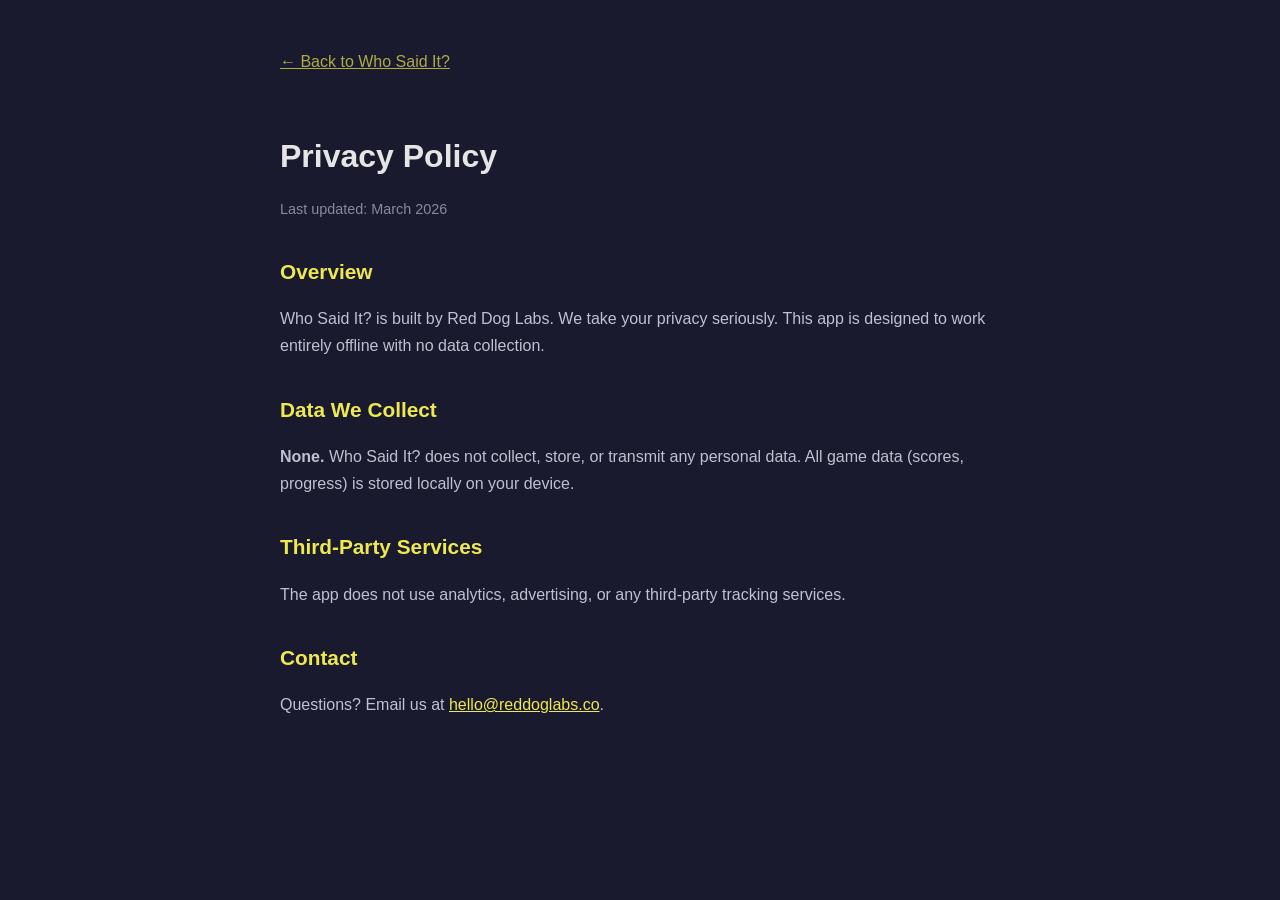
<file: who-said-it/privacy.html>
<!DOCTYPE html>
<html lang="en">
<head>
  <meta charset="UTF-8">
  <meta name="viewport" content="width=device-width, initial-scale=1.0">
  <title>Privacy Policy — Who Said It?</title>
  <meta name="theme-color" content="#1a1a2e">
  <link rel="icon" type="image/svg+xml" href="favicon.svg">
  <style>
    body { font-family: -apple-system, BlinkMacSystemFont, 'Segoe UI', Roboto, sans-serif; background: #1a1a2e; color: #e5e5e5; line-height: 1.7; max-width: 720px; margin: 0 auto; padding: 48px 24px; }
    h1 { font-size: 2rem; margin-bottom: 8px; }
    h2 { font-size: 1.3rem; margin-top: 32px; margin-bottom: 12px; color: #eee852; }
    p, li { color: #c0c0d0; margin-bottom: 12px; }
    a { color: #eee852; }
    .back { display: inline-block; margin-bottom: 32px; opacity: 0.7; }
    .back:hover { opacity: 1; }
    .date { color: #8888a0; font-size: 0.9rem; margin-bottom: 32px; }
  </style>
</head>
<body>
  <a href="/who-said-it/" class="back">← Back to Who Said It?</a>
  <h1>Privacy Policy</h1>
  <p class="date">Last updated: March 2026</p>

  <h2>Overview</h2>
  <p>Who Said It? is built by Red Dog Labs. We take your privacy seriously. This app is designed to work entirely offline with no data collection.</p>

  <h2>Data We Collect</h2>
  <p><strong>None.</strong> Who Said It? does not collect, store, or transmit any personal data. All game data (scores, progress) is stored locally on your device.</p>

  <h2>Third-Party Services</h2>
  <p>The app does not use analytics, advertising, or any third-party tracking services.</p>

  <h2>Contact</h2>
  <p>Questions? Email us at <a href="mailto:hello@reddoglabs.co">hello@reddoglabs.co</a>.</p>
</body>
</html>
</file>
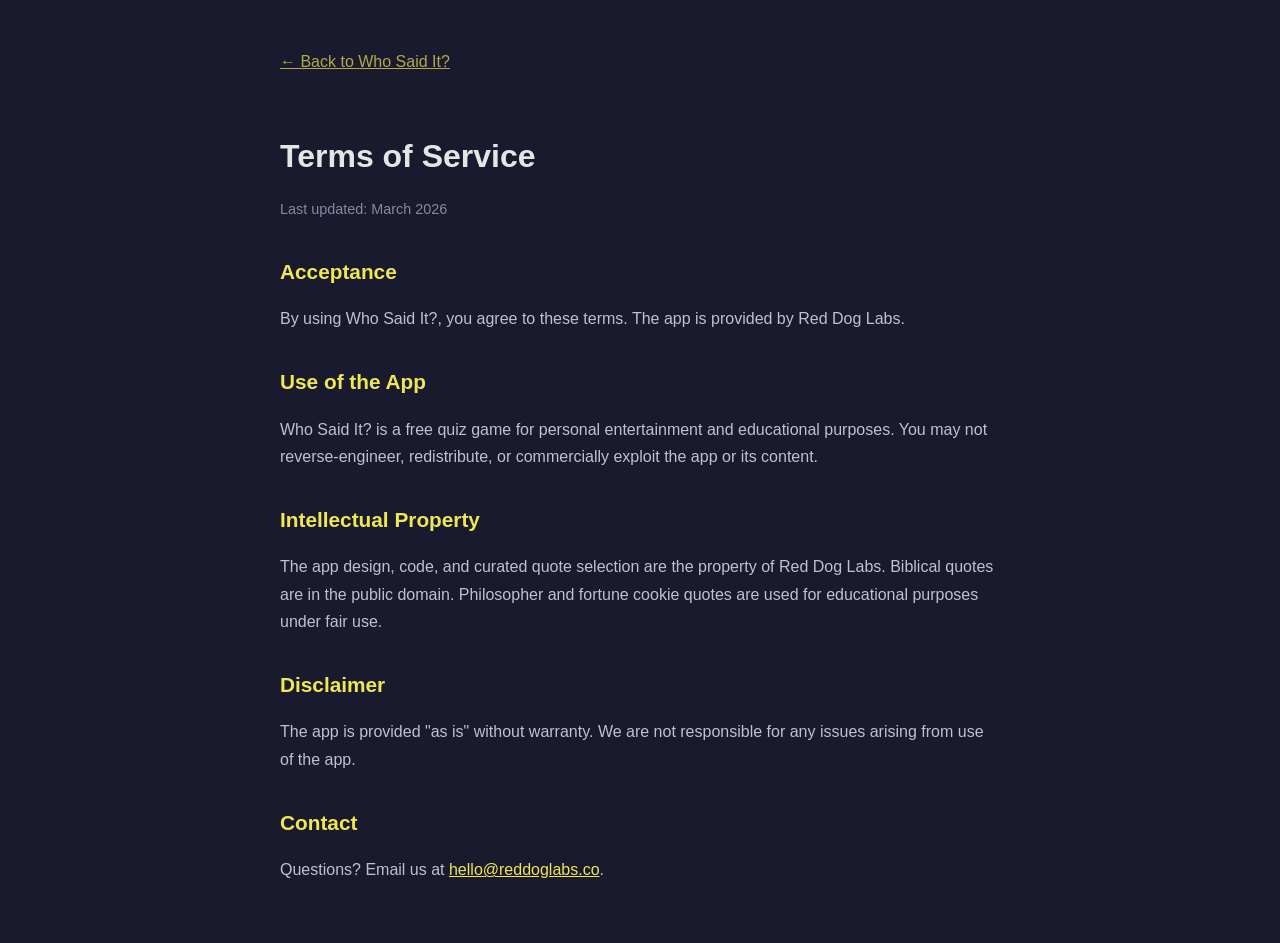
<file: who-said-it/terms.html>
<!DOCTYPE html>
<html lang="en">
<head>
  <meta charset="UTF-8">
  <meta name="viewport" content="width=device-width, initial-scale=1.0">
  <title>Terms of Service — Who Said It?</title>
  <meta name="theme-color" content="#1a1a2e">
  <link rel="icon" type="image/svg+xml" href="favicon.svg">
  <style>
    body { font-family: -apple-system, BlinkMacSystemFont, 'Segoe UI', Roboto, sans-serif; background: #1a1a2e; color: #e5e5e5; line-height: 1.7; max-width: 720px; margin: 0 auto; padding: 48px 24px; }
    h1 { font-size: 2rem; margin-bottom: 8px; }
    h2 { font-size: 1.3rem; margin-top: 32px; margin-bottom: 12px; color: #eee852; }
    p, li { color: #c0c0d0; margin-bottom: 12px; }
    a { color: #eee852; }
    .back { display: inline-block; margin-bottom: 32px; opacity: 0.7; }
    .back:hover { opacity: 1; }
    .date { color: #8888a0; font-size: 0.9rem; margin-bottom: 32px; }
  </style>
</head>
<body>
  <a href="/who-said-it/" class="back">← Back to Who Said It?</a>
  <h1>Terms of Service</h1>
  <p class="date">Last updated: March 2026</p>

  <h2>Acceptance</h2>
  <p>By using Who Said It?, you agree to these terms. The app is provided by Red Dog Labs.</p>

  <h2>Use of the App</h2>
  <p>Who Said It? is a free quiz game for personal entertainment and educational purposes. You may not reverse-engineer, redistribute, or commercially exploit the app or its content.</p>

  <h2>Intellectual Property</h2>
  <p>The app design, code, and curated quote selection are the property of Red Dog Labs. Biblical quotes are in the public domain. Philosopher and fortune cookie quotes are used for educational purposes under fair use.</p>

  <h2>Disclaimer</h2>
  <p>The app is provided "as is" without warranty. We are not responsible for any issues arising from use of the app.</p>

  <h2>Contact</h2>
  <p>Questions? Email us at <a href="mailto:hello@reddoglabs.co">hello@reddoglabs.co</a>.</p>
</body>
</html>
</file>
<file: style.css>
/* ===== Reset & Base ===== */
*, *::before, *::after {
  margin: 0;
  padding: 0;
  box-sizing: border-box;
}

:root {
  --red: #dc2626;
  --red-light: #ef4444;
  --red-dark: #b91c1c;
  --red-glow: rgba(220, 38, 38, 0.15);
  --bg-darkest: #0a0a0a;
  --bg-dark: #111111;
  --bg-mid: #1a1a1a;
  --bg-card: #161616;
  --bg-card-hover: #1e1e1e;
  --border: rgba(255, 255, 255, 0.06);
  --border-hover: rgba(255, 255, 255, 0.12);
  --text: #e5e5e5;
  --text-muted: #888888;
  --text-dim: #555555;
  --font: 'Inter', -apple-system, BlinkMacSystemFont, 'Segoe UI', system-ui, sans-serif;
  --font-mono: 'SF Mono', 'Fira Code', 'Consolas', monospace;
  --ease: cubic-bezier(0.16, 1, 0.3, 1);
}

html {
  scroll-behavior: smooth;
  -webkit-font-smoothing: antialiased;
  -moz-osx-font-smoothing: grayscale;
}

body {
  font-family: var(--font);
  background: var(--bg-darkest);
  color: var(--text);
  line-height: 1.6;
  overflow-x: hidden;
}

a {
  color: inherit;
  text-decoration: none;
}

img, svg {
  display: block;
}

.container {
  max-width: 1120px;
  margin: 0 auto;
  padding: 0 24px;
}

/* ===== Navigation ===== */
.nav {
  position: fixed;
  top: 0;
  left: 0;
  right: 0;
  z-index: 100;
  padding: 0 24px;
  transition: background 0.3s ease, backdrop-filter 0.3s ease, box-shadow 0.3s ease;
}

.nav.scrolled {
  background: rgba(10, 10, 10, 0.85);
  backdrop-filter: blur(20px);
  -webkit-backdrop-filter: blur(20px);
  box-shadow: 0 1px 0 var(--border);
}

.nav-inner {
  max-width: 1120px;
  margin: 0 auto;
  display: flex;
  align-items: center;
  justify-content: space-between;
  height: 72px;
}

.nav-logo {
  display: flex;
  align-items: center;
  gap: 10px;
  font-weight: 700;
  font-size: 1.05rem;
  letter-spacing: -0.02em;
}

.nav-logo-icon {
  width: 32px;
  height: 32px;
}

.nav-links {
  display: flex;
  list-style: none;
  gap: 32px;
}

.nav-links a {
  font-size: 0.9rem;
  color: var(--text-muted);
  transition: color 0.2s ease;
  font-weight: 500;
}

.nav-links a:hover {
  color: var(--text);
}

.nav-toggle {
  display: none;
  flex-direction: column;
  gap: 5px;
  background: none;
  border: none;
  cursor: pointer;
  padding: 4px;
}

.nav-toggle span {
  width: 22px;
  height: 2px;
  background: var(--text);
  border-radius: 2px;
  transition: all 0.3s ease;
}

/* ===== Hero ===== */
.hero {
  min-height: 100vh;
  display: flex;
  align-items: center;
  justify-content: center;
  text-align: center;
  position: relative;
  overflow: hidden;
  padding: 120px 24px 80px;
}

.hero-bg-glow {
  position: absolute;
  top: -30%;
  left: 50%;
  transform: translateX(-50%);
  width: 800px;
  height: 800px;
  background: radial-gradient(circle, var(--red-glow) 0%, transparent 70%);
  pointer-events: none;
}

.hero-content {
  position: relative;
  z-index: 1;
}

.hero-badge {
  display: inline-block;
  padding: 6px 16px;
  border: 1px solid var(--border-hover);
  border-radius: 100px;
  font-size: 0.8rem;
  color: var(--text-muted);
  letter-spacing: 0.05em;
  text-transform: uppercase;
  font-weight: 500;
  margin-bottom: 32px;
}

.hero-logo {
  display: inline-block;
  vertical-align: middle;
  margin-right: 8px;
  width: 56px;
  height: 56px;
}

.hero-title {
  font-size: clamp(3rem, 8vw, 5.5rem);
  font-weight: 800;
  letter-spacing: -0.04em;
  line-height: 1.05;
  margin-bottom: 16px;
  display: flex;
  align-items: center;
  justify-content: center;
  gap: 12px;
  flex-wrap: wrap;
}

.hero-tagline {
  font-size: clamp(1.2rem, 3vw, 1.6rem);
  color: var(--red);
  font-weight: 600;
  margin-bottom: 16px;
  letter-spacing: -0.01em;
}

.hero-sub {
  font-size: 1.1rem;
  color: var(--text-muted);
  max-width: 480px;
  margin: 0 auto 40px;
  line-height: 1.7;
}

/* ===== Buttons ===== */
.btn {
  display: inline-block;
  padding: 14px 32px;
  border-radius: 10px;
  font-weight: 600;
  font-size: 0.95rem;
  transition: all 0.2s var(--ease);
  cursor: pointer;
  border: none;
}

.btn-primary {
  background: var(--red);
  color: #fff;
  box-shadow: 0 0 0 0 var(--red-glow);
}

.btn-primary:hover {
  background: var(--red-light);
  box-shadow: 0 8px 32px var(--red-glow);
  transform: translateY(-1px);
}

/* ===== Sections ===== */
.section {
  padding: 120px 0;
}

.section--alt {
  background: var(--bg-dark);
}

.section-header {
  text-align: center;
  margin-bottom: 64px;
}

.section-title {
  font-size: clamp(2rem, 4vw, 2.8rem);
  font-weight: 800;
  letter-spacing: -0.03em;
  margin-bottom: 12px;
}

.section-subtitle {
  color: var(--text-muted);
  font-size: 1.1rem;
}

/* ===== Apps Grid ===== */
.apps-grid {
  display: grid;
  grid-template-columns: repeat(auto-fill, minmax(340px, 1fr));
  gap: 24px;
}

.app-card {
  background: var(--bg-card);
  border: 1px solid var(--border);
  border-radius: 16px;
  padding: 32px;
  transition: all 0.3s var(--ease);
  display: flex;
  flex-direction: column;
  gap: 24px;
}

a.app-card:hover {
  border-color: var(--border-hover);
  background: var(--bg-card-hover);
  transform: translateY(-4px);
  box-shadow: 0 24px 48px rgba(0, 0, 0, 0.3);
}

.app-card--soon {
  border-style: dashed;
  cursor: default;
}

.app-card-icon {
  width: 64px;
  height: 64px;
  border-radius: 16px;
  display: flex;
  align-items: center;
  justify-content: center;
  flex-shrink: 0;
}

.app-card-icon--soon {
  background: var(--bg-mid);
}

.app-card-body {
  display: flex;
  flex-direction: column;
  gap: 8px;
}

.app-card-name {
  font-size: 1.3rem;
  font-weight: 700;
  letter-spacing: -0.02em;
}

.app-card-tagline {
  color: var(--red);
  font-size: 0.9rem;
  font-weight: 500;
}

.app-card-desc {
  color: var(--text-muted);
  font-size: 0.95rem;
  line-height: 1.6;
}

.app-card-link {
  color: var(--red);
  font-size: 0.9rem;
  font-weight: 600;
  margin-top: 4px;
  transition: color 0.2s ease;
}

a.app-card:hover .app-card-link {
  color: var(--red-light);
}

.app-card-badge {
  display: inline-block;
  padding: 3px 10px;
  border-radius: 100px;
  background: linear-gradient(135deg, #f472b6, #a855f7);
  color: #fff;
  font-size: 0.7rem;
  font-weight: 700;
  text-transform: uppercase;
  letter-spacing: 0.05em;
  margin-bottom: 6px;
}

/* ===== About ===== */
.about-layout {
  display: grid;
  grid-template-columns: 1fr 1fr;
  gap: 64px;
  align-items: start;
}

.about-content p {
  color: var(--text-muted);
  font-size: 1.05rem;
  line-height: 1.8;
  margin-top: 16px;
}

.about-content .section-title {
  text-align: left;
}

.about-values {
  display: flex;
  flex-direction: column;
  gap: 32px;
}

.value-item {
  padding: 24px;
  background: var(--bg-mid);
  border-radius: 12px;
  border: 1px solid var(--border);
}

.value-icon {
  font-size: 1.5rem;
  margin-bottom: 8px;
}

.value-item h4 {
  font-size: 1rem;
  font-weight: 700;
  margin-bottom: 4px;
  letter-spacing: -0.01em;
}

.value-item p {
  color: var(--text-muted);
  font-size: 0.9rem;
  line-height: 1.6;
}

/* ===== Footer ===== */
.footer {
  background: var(--bg-darkest);
  border-top: 1px solid var(--border);
  padding: 64px 0 32px;
}

.footer-top {
  display: flex;
  justify-content: space-between;
  align-items: start;
  gap: 48px;
  margin-bottom: 48px;
}

.footer-brand {
  display: flex;
  align-items: center;
  gap: 10px;
  font-weight: 700;
  font-size: 1.1rem;
}

.footer-logo {
  width: 28px;
  height: 28px;
}

.footer-contact h3 {
  font-size: 0.85rem;
  color: var(--text-muted);
  text-transform: uppercase;
  letter-spacing: 0.06em;
  font-weight: 600;
  margin-bottom: 12px;
}

.footer-email {
  color: var(--text);
  font-size: 1.05rem;
  font-weight: 500;
  transition: color 0.2s ease;
  display: block;
  margin-bottom: 16px;
}

.footer-email:hover {
  color: var(--red);
}

.footer-socials {
  display: flex;
  gap: 12px;
}

.social-link {
  width: 40px;
  height: 40px;
  display: flex;
  align-items: center;
  justify-content: center;
  border-radius: 10px;
  background: var(--bg-mid);
  border: 1px solid var(--border);
  color: var(--text-muted);
  transition: all 0.2s ease;
}

.social-link:hover {
  border-color: var(--border-hover);
  color: var(--text);
  background: var(--bg-card-hover);
}

.footer-bottom {
  display: flex;
  justify-content: space-between;
  align-items: center;
  padding-top: 24px;
  border-top: 1px solid var(--border);
  font-size: 0.85rem;
  color: var(--text-dim);
}

.footer-legal {
  display: flex;
  gap: 24px;
}

.footer-legal a {
  color: var(--text-dim);
  transition: color 0.2s ease;
}

.footer-legal a:hover {
  color: var(--text-muted);
}

/* ===== Fade-in Animation ===== */
.fade-in {
  opacity: 0;
  transform: translateY(24px);
  transition: opacity 0.6s var(--ease), transform 0.6s var(--ease);
}

.fade-in.visible {
  opacity: 1;
  transform: translateY(0);
}

/* ===== Mobile ===== */
@media (max-width: 768px) {
  .nav-toggle {
    display: flex;
  }

  .nav-links {
    position: fixed;
    top: 0;
    left: 0;
    right: 0;
    bottom: 0;
    background: rgba(10, 10, 10, 0.97);
    backdrop-filter: blur(20px);
    -webkit-backdrop-filter: blur(20px);
    flex-direction: column;
    align-items: center;
    justify-content: center;
    gap: 40px;
    opacity: 0;
    visibility: hidden;
    transition: all 0.3s ease;
  }

  .nav-links.open {
    opacity: 1;
    visibility: visible;
  }

  .nav-links a {
    font-size: 1.4rem;
    font-weight: 600;
    color: var(--text);
  }

  .nav-toggle.open span:nth-child(1) {
    transform: rotate(45deg) translate(5px, 5px);
  }

  .nav-toggle.open span:nth-child(2) {
    opacity: 0;
  }

  .nav-toggle.open span:nth-child(3) {
    transform: rotate(-45deg) translate(5px, -5px);
  }

  .hero {
    padding: 100px 24px 60px;
    min-height: 90vh;
  }

  .hero-logo {
    width: 44px;
    height: 44px;
  }

  .apps-grid {
    grid-template-columns: 1fr;
  }

  .about-layout {
    grid-template-columns: 1fr;
    gap: 40px;
  }

  .about-content .section-title {
    text-align: center;
  }

  .about-content p {
    text-align: center;
  }

  .footer-top {
    flex-direction: column;
    gap: 32px;
  }

  .footer-bottom {
    flex-direction: column;
    gap: 16px;
    text-align: center;
  }

  .section {
    padding: 80px 0;
  }
}

@media (max-width: 420px) {
  .hero-title {
    font-size: 2.5rem;
  }

  .app-card {
    padding: 24px;
  }
}
</file>
<file: billstack/styles.css>
/* ===== Reset & Base ===== */
*, *::before, *::after { margin: 0; padding: 0; box-sizing: border-box; }

:root {
  --primary: #345ca8;
  --primary-light: #4a7ad4;
  --primary-dark: #263f75;
  --accent: #2ecc71;
  --accent-dark: #27ae60;
  --dark: #1a1a2e;
  --dark-surface: #222240;
  --dark-card: #2a2a4a;
  --light: #f5f5f5;
  --white: #ffffff;
  --gray-100: #f0f0f5;
  --gray-200: #e0e0ea;
  --gray-300: #c0c0d0;
  --gray-400: #8888a0;
  --gray-500: #6a6a80;
  --radius: 12px;
  --radius-lg: 20px;
  --shadow: 0 4px 24px rgba(0,0,0,0.08);
  --shadow-lg: 0 12px 48px rgba(0,0,0,0.12);
  --transition: 0.3s cubic-bezier(0.4, 0, 0.2, 1);
}

html { scroll-behavior: smooth; }

body {
  font-family: -apple-system, BlinkMacSystemFont, 'Segoe UI', Roboto, 'Helvetica Neue', Arial, sans-serif;
  background: var(--dark);
  color: var(--white);
  line-height: 1.6;
  -webkit-font-smoothing: antialiased;
  overflow-x: hidden;
}

.container {
  max-width: 1120px;
  margin: 0 auto;
  padding: 0 24px;
}

a { color: inherit; text-decoration: none; }

/* ===== Animations ===== */
.fade-in {
  opacity: 0;
  transform: translateY(24px);
  transition: opacity 0.6s var(--transition), transform 0.6s var(--transition);
}
.fade-in.visible {
  opacity: 1;
  transform: translateY(0);
}

/* Stagger feature cards */
.feature-card:nth-child(2) { transition-delay: 0.06s; }
.feature-card:nth-child(3) { transition-delay: 0.12s; }
.feature-card:nth-child(4) { transition-delay: 0.18s; }
.feature-card:nth-child(5) { transition-delay: 0.24s; }
.feature-card:nth-child(6) { transition-delay: 0.30s; }
.feature-card:nth-child(7) { transition-delay: 0.36s; }
.feature-card:nth-child(8) { transition-delay: 0.42s; }

/* ===== Buttons ===== */
.btn {
  display: inline-flex;
  align-items: center;
  justify-content: center;
  gap: 8px;
  font-weight: 600;
  font-size: 0.95rem;
  border-radius: 10px;
  padding: 10px 24px;
  border: 2px solid transparent;
  cursor: pointer;
  transition: all var(--transition);
  white-space: nowrap;
}
.btn--accent {
  background: var(--accent);
  color: var(--dark);
  border-color: var(--accent);
}
.btn--accent:hover {
  background: var(--accent-dark);
  border-color: var(--accent-dark);
  transform: translateY(-1px);
  box-shadow: 0 6px 20px rgba(46,204,113,0.3);
}
.btn--outline {
  background: transparent;
  color: var(--white);
  border-color: rgba(255,255,255,0.25);
}
.btn--outline:hover {
  border-color: var(--white);
  background: rgba(255,255,255,0.06);
}
.btn--large { padding: 14px 32px; font-size: 1.05rem; border-radius: 12px; }
.btn--small { padding: 7px 18px; font-size: 0.85rem; }
.btn--block { width: 100%; text-align: center; }

/* ===== Nav ===== */
.nav {
  position: fixed;
  top: 0;
  left: 0;
  right: 0;
  z-index: 100;
  padding: 16px 0;
  transition: all var(--transition);
}
.nav--scrolled {
  background: rgba(26,26,46,0.92);
  backdrop-filter: blur(16px);
  -webkit-backdrop-filter: blur(16px);
  padding: 10px 0;
  box-shadow: 0 2px 24px rgba(0,0,0,0.2);
}
.nav__inner {
  display: flex;
  align-items: center;
  justify-content: space-between;
}
.nav__logo {
  display: flex;
  align-items: center;
  gap: 10px;
  font-weight: 700;
  font-size: 1.2rem;
}
.nav__logo-text { letter-spacing: -0.02em; }
.nav__links {
  display: flex;
  align-items: center;
  gap: 32px;
  font-size: 0.92rem;
  font-weight: 500;
}
.nav__links a:not(.btn) {
  opacity: 0.75;
  transition: opacity var(--transition);
}
.nav__links a:not(.btn):hover { opacity: 1; }

.nav__toggle {
  display: none;
  flex-direction: column;
  gap: 5px;
  background: none;
  border: none;
  cursor: pointer;
  padding: 4px;
}
.nav__toggle span {
  display: block;
  width: 24px;
  height: 2px;
  background: var(--white);
  border-radius: 2px;
  transition: all var(--transition);
}
.nav__toggle--open span:nth-child(1) { transform: rotate(45deg) translate(5px, 5px); }
.nav__toggle--open span:nth-child(2) { opacity: 0; }
.nav__toggle--open span:nth-child(3) { transform: rotate(-45deg) translate(5px, -5px); }

/* ===== Hero ===== */
.hero {
  position: relative;
  min-height: 100vh;
  display: flex;
  align-items: center;
  padding: 120px 0 80px;
  overflow: hidden;
}
.hero__bg {
  position: absolute;
  inset: 0;
  background:
    radial-gradient(ellipse 80% 60% at 20% 40%, rgba(52,92,168,0.2) 0%, transparent 70%),
    radial-gradient(ellipse 60% 50% at 80% 20%, rgba(46,204,113,0.08) 0%, transparent 60%);
  pointer-events: none;
}
.hero__inner {
  display: grid;
  grid-template-columns: 1fr 1fr;
  gap: 64px;
  align-items: center;
  position: relative;
}
.hero__title {
  font-size: clamp(2.2rem, 5vw, 3.5rem);
  font-weight: 800;
  line-height: 1.15;
  letter-spacing: -0.03em;
  margin-bottom: 20px;
}
.hero__title--accent {
  background: linear-gradient(135deg, var(--accent), var(--primary-light));
  -webkit-background-clip: text;
  -webkit-text-fill-color: transparent;
  background-clip: text;
}
.hero__subtitle {
  font-size: 1.15rem;
  color: var(--gray-300);
  max-width: 480px;
  margin-bottom: 32px;
  line-height: 1.7;
}
.hero__cta {
  display: flex;
  gap: 16px;
  flex-wrap: wrap;
  margin-bottom: 40px;
}
.hero__badges {
  display: flex;
  gap: 12px;
  flex-wrap: wrap;
}
.badge {
  display: inline-block;
  border-radius: 8px;
  overflow: hidden;
  transition: transform var(--transition), opacity var(--transition);
  opacity: 0.85;
}
.badge:hover { transform: scale(1.04); opacity: 1; }

/* Phone Mockup */
.hero__visual {
  display: flex;
  justify-content: center;
}
.phone-mock {
  width: 280px;
  background: var(--dark-surface);
  border-radius: 36px;
  padding: 12px;
  box-shadow:
    0 24px 80px rgba(0,0,0,0.35),
    0 0 0 1px rgba(255,255,255,0.05),
    inset 0 1px 0 rgba(255,255,255,0.06);
  position: relative;
}
.phone-mock::before {
  content: '';
  position: absolute;
  top: 12px;
  left: 50%;
  transform: translateX(-50%);
  width: 80px;
  height: 24px;
  background: var(--dark);
  border-radius: 0 0 16px 16px;
  z-index: 2;
}
.phone-mock__screen {
  background: var(--dark);
  border-radius: 26px;
  padding: 40px 16px 24px;
  min-height: 440px;
}
.phone-mock__status-bar {
  display: flex;
  justify-content: space-between;
  font-size: 0.7rem;
  color: var(--gray-400);
  margin-bottom: 20px;
  padding: 0 4px;
}
.phone-mock__header {
  text-align: center;
  margin-bottom: 24px;
}
.phone-mock__app-name {
  display: block;
  font-size: 0.75rem;
  color: var(--gray-400);
  text-transform: uppercase;
  letter-spacing: 0.1em;
  margin-bottom: 8px;
}
.phone-mock__balance {
  display: block;
  font-size: 1.6rem;
  font-weight: 800;
  color: var(--white);
  letter-spacing: -0.02em;
}
.phone-mock__label {
  display: block;
  font-size: 0.75rem;
  color: var(--gray-400);
  margin-top: 2px;
}
.phone-mock__cards {
  display: flex;
  flex-direction: column;
  gap: 10px;
}
.phone-mock__card {
  background: var(--dark-card);
  border-radius: 12px;
  padding: 14px;
  border-left: 3px solid transparent;
}
.phone-mock__card--paid { border-left-color: var(--accent); }
.phone-mock__card--pending { border-left-color: #f39c12; }
.phone-mock__card--estimate { border-left-color: var(--primary-light); }
.phone-mock__card-row {
  display: flex;
  justify-content: space-between;
  align-items: center;
  font-size: 0.78rem;
}
.phone-mock__card-row:first-child { margin-bottom: 6px; color: var(--gray-400); }
.phone-mock__tag {
  font-size: 0.65rem;
  padding: 2px 8px;
  border-radius: 6px;
  font-weight: 600;
  text-transform: uppercase;
  letter-spacing: 0.04em;
}
.phone-mock__tag--paid { background: rgba(46,204,113,0.15); color: var(--accent); }
.phone-mock__tag--pending { background: rgba(243,156,18,0.15); color: #f39c12; }
.phone-mock__tag--estimate { background: rgba(52,92,168,0.2); color: var(--primary-light); }
.phone-mock__client { color: var(--white); font-weight: 500; }
.phone-mock__amount { color: var(--white); font-weight: 700; }

/* ===== Section Header ===== */
.section-header {
  text-align: center;
  margin-bottom: 56px;
}
.section-header__title {
  font-size: clamp(1.6rem, 3.5vw, 2.4rem);
  font-weight: 800;
  letter-spacing: -0.02em;
  margin-bottom: 12px;
}
.section-header__subtitle {
  font-size: 1.05rem;
  color: var(--gray-400);
  max-width: 520px;
  margin: 0 auto;
}

/* ===== Features ===== */
.features {
  padding: 100px 0;
  background: var(--dark);
  position: relative;
}
.features::before {
  content: '';
  position: absolute;
  top: 0;
  left: 0;
  right: 0;
  height: 1px;
  background: linear-gradient(90deg, transparent, rgba(255,255,255,0.06), transparent);
}
.features__grid {
  display: grid;
  grid-template-columns: repeat(4, 1fr);
  gap: 20px;
}
.feature-card {
  background: var(--dark-surface);
  border: 1px solid rgba(255,255,255,0.04);
  border-radius: var(--radius);
  padding: 28px 24px;
  transition: all var(--transition);
}
.feature-card:hover {
  background: var(--dark-card);
  border-color: rgba(52,92,168,0.2);
  transform: translateY(-4px);
  box-shadow: 0 12px 32px rgba(0,0,0,0.2);
}
.feature-card__icon {
  width: 52px;
  height: 52px;
  background: rgba(52,92,168,0.1);
  border-radius: 12px;
  display: flex;
  align-items: center;
  justify-content: center;
  margin-bottom: 18px;
}
.feature-card__title {
  font-size: 1.05rem;
  font-weight: 700;
  margin-bottom: 8px;
  letter-spacing: -0.01em;
}
.feature-card__desc {
  font-size: 0.88rem;
  color: var(--gray-400);
  line-height: 1.6;
}

/* ===== Pricing ===== */
.pricing {
  padding: 100px 0;
  background: linear-gradient(180deg, var(--dark) 0%, var(--dark-surface) 100%);
}
.pricing__grid {
  display: grid;
  grid-template-columns: repeat(3, 1fr);
  gap: 24px;
  max-width: 960px;
  margin: 0 auto;
}
.pricing-card {
  background: var(--dark-surface);
  border: 1px solid rgba(255,255,255,0.05);
  border-radius: var(--radius-lg);
  padding: 40px 32px;
  position: relative;
  transition: all var(--transition);
}
.pricing-card:hover {
  transform: translateY(-4px);
  box-shadow: var(--shadow-lg);
}
.pricing-card--featured {
  background: linear-gradient(135deg, var(--dark-card) 0%, var(--dark-surface) 100%);
  border-color: var(--primary);
  box-shadow: 0 0 0 1px var(--primary), 0 8px 32px rgba(52,92,168,0.15);
}
.pricing-card--featured:hover {
  box-shadow: 0 0 0 1px var(--primary), 0 16px 48px rgba(52,92,168,0.25);
}
.pricing-card__badge {
  position: absolute;
  top: -12px;
  left: 50%;
  transform: translateX(-50%);
  background: var(--primary);
  color: var(--white);
  font-size: 0.75rem;
  font-weight: 700;
  padding: 4px 16px;
  border-radius: 20px;
  text-transform: uppercase;
  letter-spacing: 0.06em;
}
.pricing-card__header { margin-bottom: 28px; }
.pricing-card__name {
  font-size: 1.1rem;
  font-weight: 600;
  color: var(--gray-300);
  margin-bottom: 8px;
}
.pricing-card__price { margin-bottom: 8px; }
.pricing-card__amount {
  font-size: 2.8rem;
  font-weight: 800;
  letter-spacing: -0.03em;
}
.pricing-card__period {
  font-size: 0.95rem;
  color: var(--gray-400);
}
.pricing-card__desc {
  font-size: 0.9rem;
  color: var(--gray-400);
}
.pricing-card__features {
  list-style: none;
  margin-bottom: 32px;
}
.pricing-card__features li {
  padding: 8px 0;
  font-size: 0.92rem;
  color: var(--gray-300);
  display: flex;
  align-items: center;
  gap: 10px;
}
.pricing-card__features li::before {
  content: '✓';
  color: var(--accent);
  font-weight: 700;
  font-size: 0.85rem;
}

/* ===== Footer ===== */
.footer {
  padding: 64px 0 0;
  border-top: 1px solid rgba(255,255,255,0.04);
}
.footer__inner {
  display: grid;
  grid-template-columns: 1fr auto;
  gap: 48px;
  padding-bottom: 48px;
}
.footer__tagline {
  color: var(--gray-400);
  font-size: 0.9rem;
  margin-top: 12px;
}
.footer__links {
  display: flex;
  gap: 56px;
}
.footer__col {
  display: flex;
  flex-direction: column;
  gap: 10px;
}
.footer__col h4 {
  font-size: 0.8rem;
  text-transform: uppercase;
  letter-spacing: 0.08em;
  color: var(--gray-400);
  margin-bottom: 4px;
}
.footer__col a {
  font-size: 0.9rem;
  color: var(--gray-300);
  transition: color var(--transition);
}
.footer__col a:hover { color: var(--white); }
.footer__bottom {
  border-top: 1px solid rgba(255,255,255,0.04);
  padding: 20px 0;
  text-align: center;
}
.footer__bottom p {
  font-size: 0.82rem;
  color: var(--gray-500);
}

/* ===== Responsive ===== */
@media (max-width: 1024px) {
  .features__grid { grid-template-columns: repeat(2, 1fr); }
  .pricing__grid { grid-template-columns: 1fr 1fr; max-width: 680px; }
  .pricing__grid .pricing-card:last-child { grid-column: 1 / -1; max-width: 340px; justify-self: center; }
}

@media (max-width: 768px) {
  .nav__links {
    position: fixed;
    top: 0;
    right: 0;
    bottom: 0;
    width: 260px;
    background: var(--dark-surface);
    flex-direction: column;
    align-items: stretch;
    justify-content: flex-start;
    padding: 80px 32px 32px;
    gap: 0;
    transform: translateX(100%);
    transition: transform var(--transition);
    box-shadow: -8px 0 32px rgba(0,0,0,0.3);
  }
  .nav__links--open { transform: translateX(0); }
  .nav__links a {
    padding: 14px 0;
    font-size: 1.05rem;
    border-bottom: 1px solid rgba(255,255,255,0.05);
    opacity: 1 !important;
  }
  .nav__links .btn { margin-top: 16px; border-bottom: none; }
  .nav__toggle { display: flex; }

  .hero { padding: 100px 0 60px; min-height: auto; }
  .hero__inner {
    grid-template-columns: 1fr;
    gap: 48px;
    text-align: center;
  }
  .hero__subtitle { margin-left: auto; margin-right: auto; }
  .hero__cta { justify-content: center; }
  .hero__badges { justify-content: center; }

  .features__grid { grid-template-columns: 1fr; gap: 12px; }
  .feature-card { padding: 22px 20px; }

  .pricing__grid { grid-template-columns: 1fr; max-width: 400px; }

  .footer__inner {
    grid-template-columns: 1fr;
    gap: 32px;
  }
  .footer__links { gap: 32px; }
}

@media (max-width: 480px) {
  .hero__title { font-size: 1.9rem; }
  .hero__cta { flex-direction: column; }
  .hero__cta .btn { width: 100%; }
  .footer__links { flex-direction: column; gap: 24px; }
}
</file>
<file: who-said-it/styles.css>
/* ===== Reset & Base ===== */
*, *::before, *::after { margin: 0; padding: 0; box-sizing: border-box; }

:root {
  --primary: #1a1a2e;
  --primary-light: #2a2a4e;
  --primary-dark: #0f0f1e;
  --accent: #eee852;
  --accent-dark: #d4cf3a;
  --dark: #1a1a2e;
  --dark-surface: #222240;
  --dark-card: #2a2a4a;
  --light: #f5f5f5;
  --white: #ffffff;
  --gray-100: #f0f0f5;
  --gray-200: #e0e0ea;
  --gray-300: #c0c0d0;
  --gray-400: #8888a0;
  --gray-500: #6a6a80;
  --radius: 12px;
  --radius-lg: 20px;
  --shadow: 0 4px 24px rgba(0,0,0,0.08);
  --shadow-lg: 0 12px 48px rgba(0,0,0,0.12);
  --transition: 0.3s cubic-bezier(0.4, 0, 0.2, 1);
}

html { scroll-behavior: smooth; }

body {
  font-family: -apple-system, BlinkMacSystemFont, 'Segoe UI', Roboto, 'Helvetica Neue', Arial, sans-serif;
  background: var(--dark);
  color: var(--white);
  line-height: 1.6;
  -webkit-font-smoothing: antialiased;
  overflow-x: hidden;
}

.container {
  max-width: 1120px;
  margin: 0 auto;
  padding: 0 24px;
}

a { color: inherit; text-decoration: none; }

/* ===== Buttons ===== */
.btn {
  display: inline-flex;
  align-items: center;
  justify-content: center;
  gap: 8px;
  font-weight: 600;
  font-size: 0.95rem;
  border-radius: 10px;
  padding: 10px 24px;
  border: 2px solid transparent;
  cursor: pointer;
  transition: all var(--transition);
  white-space: nowrap;
}
.btn--accent {
  background: var(--accent);
  color: var(--dark);
  border-color: var(--accent);
}
.btn--accent:hover {
  background: var(--accent-dark);
  border-color: var(--accent-dark);
  transform: translateY(-1px);
  box-shadow: 0 6px 20px rgba(238,232,82,0.3);
}
.btn--outline {
  background: transparent;
  color: var(--white);
  border-color: rgba(255,255,255,0.25);
}
.btn--outline:hover {
  border-color: var(--white);
  background: rgba(255,255,255,0.06);
}
.btn--large { padding: 14px 32px; font-size: 1.05rem; border-radius: 12px; }
.btn--small { padding: 7px 18px; font-size: 0.85rem; }
.btn--block { width: 100%; text-align: center; }

/* ===== Nav ===== */
.nav {
  position: fixed;
  top: 0;
  left: 0;
  right: 0;
  z-index: 100;
  padding: 16px 0;
  transition: all var(--transition);
}
.nav--scrolled {
  background: rgba(26,26,46,0.92);
  backdrop-filter: blur(16px);
  -webkit-backdrop-filter: blur(16px);
  padding: 10px 0;
  box-shadow: 0 2px 24px rgba(0,0,0,0.2);
}
.nav__inner {
  display: flex;
  align-items: center;
  justify-content: space-between;
}
.nav__logo {
  display: flex;
  align-items: center;
  gap: 10px;
  font-weight: 700;
  font-size: 1.2rem;
}
.nav__logo-icon { font-size: 1.4rem; }
.nav__logo-text { letter-spacing: -0.02em; }
.nav__links {
  display: flex;
  align-items: center;
  gap: 32px;
  font-size: 0.92rem;
  font-weight: 500;
}
.nav__links a:not(.btn) {
  opacity: 0.75;
  transition: opacity var(--transition);
}
.nav__links a:not(.btn):hover { opacity: 1; }

.nav__toggle {
  display: none;
  flex-direction: column;
  gap: 5px;
  background: none;
  border: none;
  cursor: pointer;
  padding: 4px;
}
.nav__toggle span {
  display: block;
  width: 24px;
  height: 2px;
  background: var(--white);
  border-radius: 2px;
  transition: all var(--transition);
}

/* ===== Hero ===== */
.hero {
  position: relative;
  min-height: 100vh;
  display: flex;
  align-items: center;
  padding: 120px 0 80px;
  overflow: hidden;
}
.hero__bg {
  position: absolute;
  inset: 0;
  background:
    radial-gradient(ellipse 80% 60% at 20% 40%, rgba(238,232,82,0.1) 0%, transparent 70%),
    radial-gradient(ellipse 60% 50% at 80% 20%, rgba(238,232,82,0.05) 0%, transparent 60%);
  pointer-events: none;
}
.hero__inner {
  display: grid;
  grid-template-columns: 1fr 1fr;
  gap: 64px;
  align-items: center;
  position: relative;
}
.hero__title {
  font-size: clamp(2.2rem, 5vw, 3.5rem);
  font-weight: 800;
  line-height: 1.15;
  letter-spacing: -0.03em;
  margin-bottom: 20px;
}
.hero__title--accent {
  background: linear-gradient(135deg, var(--accent), #f5d020);
  -webkit-background-clip: text;
  -webkit-text-fill-color: transparent;
  background-clip: text;
}
.hero__subtitle {
  font-size: 1.15rem;
  color: var(--gray-300);
  max-width: 480px;
  margin-bottom: 32px;
  line-height: 1.7;
}
.hero__cta {
  display: flex;
  gap: 16px;
  flex-wrap: wrap;
  margin-bottom: 40px;
}
.hero__badges {
  display: flex;
  gap: 12px;
  flex-wrap: wrap;
}
.badge {
  display: inline-block;
  border-radius: 8px;
  overflow: hidden;
  transition: transform var(--transition), opacity var(--transition);
  opacity: 0.85;
}
.badge:hover { transform: scale(1.04); opacity: 1; }

/* Phone Mockup */
.hero__visual {
  display: flex;
  justify-content: center;
}
.phone-mock {
  width: 280px;
  background: var(--dark-surface);
  border-radius: 36px;
  padding: 12px;
  box-shadow:
    0 24px 80px rgba(0,0,0,0.35),
    0 0 0 1px rgba(255,255,255,0.05),
    inset 0 1px 0 rgba(255,255,255,0.06);
  position: relative;
}
.phone-mock::before {
  content: '';
  position: absolute;
  top: 12px;
  left: 50%;
  transform: translateX(-50%);
  width: 80px;
  height: 24px;
  background: var(--dark);
  border-radius: 0 0 16px 16px;
  z-index: 2;
}
.phone-mock__screen {
  background: var(--dark);
  border-radius: 26px;
  padding: 40px 16px 24px;
  min-height: 440px;
}
.phone-mock__status-bar {
  display: flex;
  justify-content: space-between;
  font-size: 0.7rem;
  color: var(--gray-400);
  margin-bottom: 20px;
  padding: 0 4px;
}
.phone-mock__header {
  text-align: center;
  margin-bottom: 20px;
}
.phone-mock__app-name {
  display: block;
  font-size: 0.75rem;
  color: var(--gray-400);
  text-transform: uppercase;
  letter-spacing: 0.1em;
  margin-bottom: 8px;
}
.phone-mock__score {
  display: block;
  font-size: 1.4rem;
  font-weight: 800;
  color: var(--accent);
  letter-spacing: -0.02em;
}
.phone-mock__label {
  display: block;
  font-size: 0.8rem;
  color: var(--gray-300);
  margin-top: 4px;
}

/* Quote display */
.phone-mock__quote {
  background: var(--dark-card);
  border-radius: 12px;
  padding: 20px 16px;
  margin-bottom: 16px;
  border-left: 3px solid var(--accent);
}
.phone-mock__quote p {
  font-size: 0.85rem;
  font-style: italic;
  color: var(--gray-200);
  line-height: 1.6;
}

/* Choice buttons */
.phone-mock__choices {
  display: flex;
  flex-direction: column;
  gap: 8px;
  margin-bottom: 16px;
}
.phone-mock__choice {
  background: var(--dark-surface);
  border: 1px solid rgba(255,255,255,0.08);
  border-radius: 10px;
  padding: 10px 14px;
  font-size: 0.8rem;
  font-weight: 600;
  color: var(--gray-300);
  text-align: center;
  transition: all var(--transition);
}
.phone-mock__choice--correct {
  background: rgba(238,232,82,0.15);
  border-color: var(--accent);
  color: var(--accent);
}

/* Timer bar */
.phone-mock__timer {
  background: rgba(255,255,255,0.05);
  border-radius: 4px;
  height: 4px;
  overflow: hidden;
}
.phone-mock__timer-bar {
  width: 65%;
  height: 100%;
  background: linear-gradient(90deg, var(--accent), #f5d020);
  border-radius: 4px;
}

/* ===== Section Header ===== */
.section-header {
  text-align: center;
  margin-bottom: 56px;
}
.section-header__title {
  font-size: clamp(1.6rem, 3.5vw, 2.4rem);
  font-weight: 800;
  letter-spacing: -0.02em;
  margin-bottom: 12px;
}
.section-header__subtitle {
  font-size: 1.05rem;
  color: var(--gray-400);
  max-width: 560px;
  margin: 0 auto;
}

/* ===== How It Works ===== */
.how-it-works {
  padding: 100px 0;
  position: relative;
}
.how-it-works::before {
  content: '';
  position: absolute;
  top: 0;
  left: 0;
  right: 0;
  height: 1px;
  background: linear-gradient(90deg, transparent, rgba(255,255,255,0.06), transparent);
}
.steps {
  display: grid;
  grid-template-columns: repeat(3, 1fr);
  gap: 32px;
}
.step {
  text-align: center;
  padding: 32px 24px;
}
.step__number {
  width: 56px;
  height: 56px;
  background: rgba(238,232,82,0.1);
  border: 2px solid var(--accent);
  border-radius: 50%;
  display: flex;
  align-items: center;
  justify-content: center;
  font-size: 1.3rem;
  font-weight: 800;
  color: var(--accent);
  margin: 0 auto 20px;
}
.step__title {
  font-size: 1.1rem;
  font-weight: 700;
  margin-bottom: 10px;
}
.step__desc {
  font-size: 0.92rem;
  color: var(--gray-400);
  line-height: 1.6;
}

/* ===== Categories ===== */
.categories {
  padding: 100px 0;
  background: linear-gradient(180deg, var(--dark) 0%, var(--dark-surface) 100%);
}
.categories__grid {
  display: grid;
  grid-template-columns: repeat(3, 1fr);
  gap: 24px;
}
.category-card {
  background: var(--dark-surface);
  border: 1px solid rgba(255,255,255,0.05);
  border-radius: var(--radius-lg);
  padding: 40px 28px;
  text-align: center;
  transition: all var(--transition);
}
.category-card:hover {
  transform: translateY(-4px);
  border-color: rgba(238,232,82,0.2);
  box-shadow: 0 12px 32px rgba(0,0,0,0.2);
}
.category-card__emoji {
  font-size: 2.8rem;
  margin-bottom: 20px;
}
.category-card__title {
  font-size: 1.15rem;
  font-weight: 700;
  margin-bottom: 10px;
}
.category-card__desc {
  font-size: 0.9rem;
  color: var(--gray-400);
  line-height: 1.6;
}

/* ===== Features ===== */
.features {
  padding: 100px 0;
  background: var(--dark);
  position: relative;
}
.features::before {
  content: '';
  position: absolute;
  top: 0;
  left: 0;
  right: 0;
  height: 1px;
  background: linear-gradient(90deg, transparent, rgba(255,255,255,0.06), transparent);
}
.features__grid {
  display: grid;
  grid-template-columns: repeat(3, 1fr);
  gap: 20px;
}
.feature-card {
  background: var(--dark-surface);
  border: 1px solid rgba(255,255,255,0.04);
  border-radius: var(--radius);
  padding: 28px 24px;
  transition: all var(--transition);
}
.feature-card:hover {
  background: var(--dark-card);
  border-color: rgba(238,232,82,0.15);
  transform: translateY(-4px);
  box-shadow: 0 12px 32px rgba(0,0,0,0.2);
}
.feature-card__icon {
  font-size: 1.8rem;
  margin-bottom: 16px;
}
.feature-card__title {
  font-size: 1.05rem;
  font-weight: 700;
  margin-bottom: 8px;
}
.feature-card__desc {
  font-size: 0.88rem;
  color: var(--gray-400);
  line-height: 1.6;
}

/* ===== CTA ===== */
.cta {
  padding: 100px 0;
  background: linear-gradient(180deg, var(--dark-surface) 0%, var(--dark) 100%);
}
.cta__inner {
  text-align: center;
}
.cta__title {
  font-size: clamp(1.6rem, 3.5vw, 2.4rem);
  font-weight: 800;
  letter-spacing: -0.02em;
  margin-bottom: 12px;
}
.cta__subtitle {
  font-size: 1.05rem;
  color: var(--gray-400);
  margin-bottom: 32px;
}
.cta .hero__badges {
  justify-content: center;
}

/* ===== Footer ===== */
.footer {
  padding: 64px 0 0;
  border-top: 1px solid rgba(255,255,255,0.04);
}
.footer__inner {
  display: grid;
  grid-template-columns: 1fr auto;
  gap: 48px;
  padding-bottom: 48px;
}
.footer__tagline {
  color: var(--gray-400);
  font-size: 0.9rem;
  margin-top: 12px;
}
.footer__links {
  display: flex;
  gap: 56px;
}
.footer__col {
  display: flex;
  flex-direction: column;
  gap: 10px;
}
.footer__col h4 {
  font-size: 0.8rem;
  text-transform: uppercase;
  letter-spacing: 0.08em;
  color: var(--gray-400);
  margin-bottom: 4px;
}
.footer__col a {
  font-size: 0.9rem;
  color: var(--gray-300);
  transition: color var(--transition);
}
.footer__col a:hover { color: var(--white); }
.footer__bottom {
  border-top: 1px solid rgba(255,255,255,0.04);
  padding: 20px 0;
  text-align: center;
}
.footer__bottom p {
  font-size: 0.82rem;
  color: var(--gray-500);
}

/* ===== Responsive ===== */
@media (max-width: 1024px) {
  .features__grid { grid-template-columns: repeat(2, 1fr); }
  .categories__grid { grid-template-columns: repeat(2, 1fr); }
  .categories__grid .category-card:last-child { grid-column: 1 / -1; max-width: 400px; justify-self: center; }
}

@media (max-width: 768px) {
  .nav__links {
    position: fixed;
    top: 0;
    right: 0;
    bottom: 0;
    width: 260px;
    background: var(--dark-surface);
    flex-direction: column;
    align-items: stretch;
    justify-content: flex-start;
    padding: 80px 32px 32px;
    gap: 0;
    transform: translateX(100%);
    transition: transform var(--transition);
    box-shadow: -8px 0 32px rgba(0,0,0,0.3);
  }
  .nav__links--open { transform: translateX(0); }
  .nav__links a {
    padding: 14px 0;
    font-size: 1.05rem;
    border-bottom: 1px solid rgba(255,255,255,0.05);
    opacity: 1 !important;
  }
  .nav__links .btn { margin-top: 16px; border-bottom: none; }
  .nav__toggle { display: flex; }

  .hero { padding: 100px 0 60px; min-height: auto; }
  .hero__inner {
    grid-template-columns: 1fr;
    gap: 48px;
    text-align: center;
  }
  .hero__subtitle { margin-left: auto; margin-right: auto; }
  .hero__cta { justify-content: center; }
  .hero__badges { justify-content: center; }

  .steps { grid-template-columns: 1fr; gap: 16px; }
  .categories__grid { grid-template-columns: 1fr; }
  .categories__grid .category-card:last-child { max-width: none; }
  .features__grid { grid-template-columns: 1fr; gap: 12px; }

  .footer__inner {
    grid-template-columns: 1fr;
    gap: 32px;
  }
  .footer__links { gap: 32px; }
}

@media (max-width: 480px) {
  .hero__title { font-size: 1.9rem; }
  .hero__cta { flex-direction: column; }
  .hero__cta .btn { width: 100%; }
  .footer__links { flex-direction: column; gap: 24px; }
}
</file>
